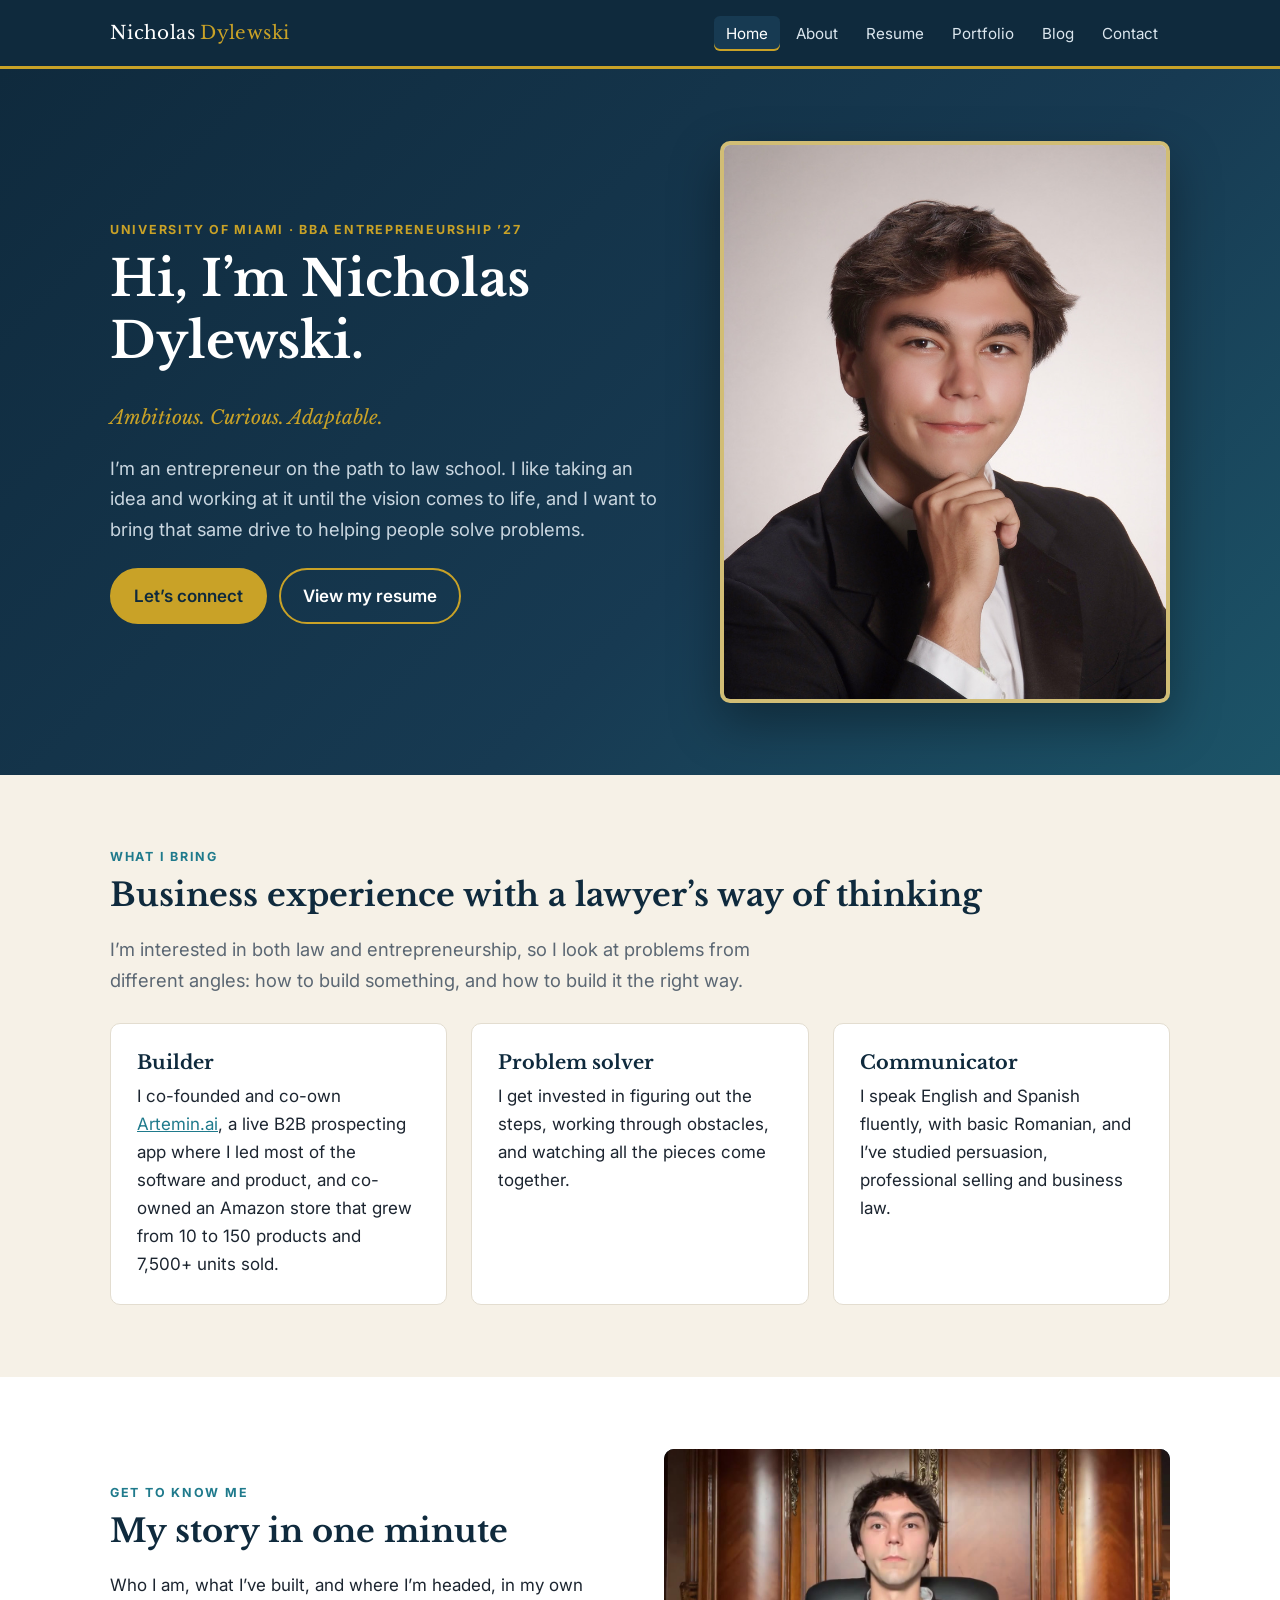
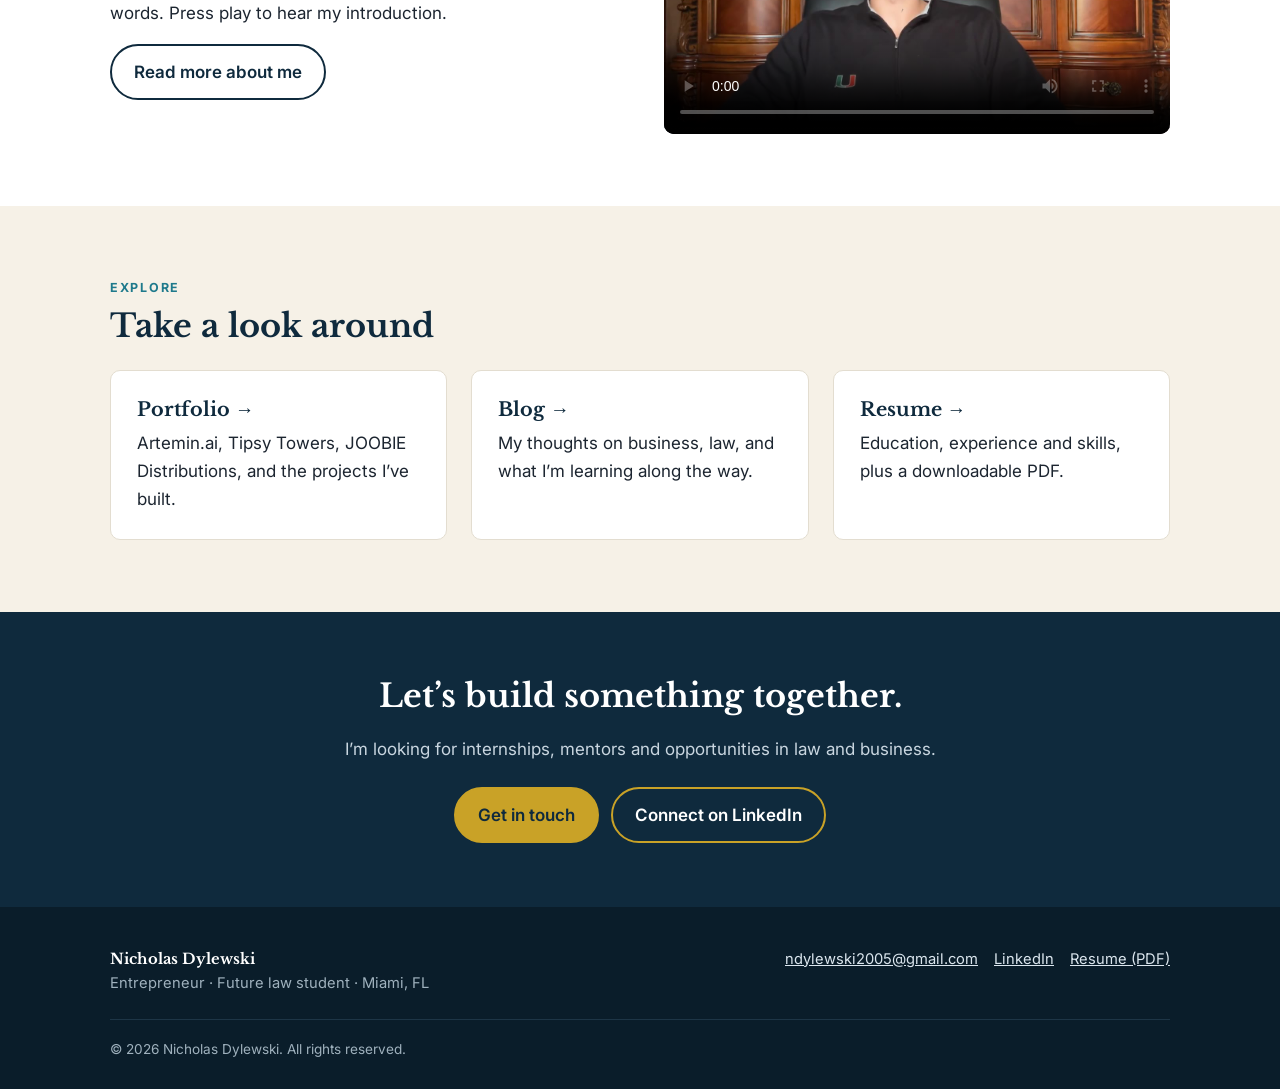
<file: index.html>
<!doctype html>
<html lang="en">
<head>
<meta charset="utf-8">
<meta name="viewport" content="width=device-width, initial-scale=1">
<title>Nicholas Dylewski | Entrepreneur & Future Law Student</title>
<meta name="description" content="Nicholas Dylewski is a University of Miami entrepreneurship student and business co-owner preparing for law school.">
<meta name="author" content="Nicholas Dylewski">
<link rel="preconnect" href="https://fonts.googleapis.com">
<link rel="preconnect" href="https://fonts.gstatic.com" crossorigin>
<link href="https://fonts.googleapis.com/css2?family=Inter:wght@400;600;700&family=Libre+Baskerville:ital,wght@0,400;0,700;1,400&display=swap" rel="stylesheet">
<link rel="stylesheet" href="css/style.css?v=8">
</head>
<body>
<header class="site-header">
  <div class="container nav-wrap">
    <a class="brand" href="index.html">Nicholas <span>Dylewski</span></a>
    <button class="nav-toggle" aria-label="Open menu" aria-expanded="false">&#9776; Menu</button>
    <ul class="nav-links">
<li><a href="index.html" aria-current="page">Home</a></li>
<li><a href="about.html">About</a></li>
<li><a href="resume.html">Resume</a></li>
<li><a href="portfolio.html">Portfolio</a></li>
<li><a href="blog.html">Blog</a></li>
<li><a href="contact.html">Contact</a></li>
    </ul>
  </div>
</header>
<main>

<section class="hero">
  <div class="container">
    <div>
      <span class="eyebrow">University of Miami &middot; BBA Entrepreneurship &rsquo;27</span>
      <h1>Hi, I&rsquo;m Nicholas Dylewski.</h1>
      <p class="tagline">Ambitious. Curious. Adaptable.</p>
      <p class="lead">I&rsquo;m an entrepreneur on the path to law school. I like taking an idea and working at it until the vision comes to life, and I want to bring that same drive to helping people solve problems.</p>
      <div class="btn-row">
        <a class="btn btn-primary" href="contact.html">Let&rsquo;s connect</a>
        <a class="btn btn-ghost" href="resume.html">View my resume</a>
      </div>
    </div>
    <figure><div class="photo portrait" data-file="nicholas-dylewski-headshot.jpg"><img src="images/nicholas-dylewski-headshot.jpg" alt="Nicholas Dylewski professional headshot" title="Nicholas Dylewski professional headshot"></div></figure>
  </div>
</section>

<section class="section">
  <div class="container">
    <span class="eyebrow">What I bring</span>
    <h2>Business experience with a lawyer&rsquo;s way of thinking</h2>
    <p class="lead">I&rsquo;m interested in both law and entrepreneurship, so I look at problems from different angles: how to build something, and how to build it the right way.</p>
    <div class="grid grid-3" style="margin-top:28px">
      <div class="card"><h3>Builder</h3><p>I co-founded and co-own <a href="portfolio.html">Artemin.ai</a>, a live B2B prospecting app where I led most of the software and product, and co-owned an Amazon store that grew from 10 to 150 products and 7,500+ units sold.</p></div>
      <div class="card"><h3>Problem solver</h3><p>I get invested in figuring out the steps, working through obstacles, and watching all the pieces come together.</p></div>
      <div class="card"><h3>Communicator</h3><p>I speak English and Spanish fluently, with basic Romanian, and I&rsquo;ve studied persuasion, professional selling and business law.</p></div>
    </div>
  </div>
</section>

<section class="section alt">
  <div class="container split">
    <div>
      <span class="eyebrow">Get to know me</span>
      <h2>My story in one minute</h2>
      <p>Who I am, what I&rsquo;ve built, and where I&rsquo;m headed, in my own words. Press play to hear my introduction.</p>
      <a class="btn btn-dark" href="about.html">Read more about me</a>
    </div>
    
<div class="video-frame">
  <video src="videos/nicholas-dylewski-introduction.mp4" poster="images/nicholas-dylewski-introduction.jpg" controls playsinline preload="metadata" aria-label="Nicholas Dylewski personal introduction video" title="Nicholas Dylewski personal introduction video"></video>
</div>
  </div>
</section>

<section class="section">
  <div class="container">
    <span class="eyebrow">Explore</span>
    <h2>Take a look around</h2>
    <div class="grid grid-3" style="margin-top:24px">
      <a class="card" href="portfolio.html" style="text-decoration:none;color:inherit"><h3>Portfolio &rarr;</h3><p>Artemin.ai, Tipsy Towers, JOOBIE Distributions, and the projects I&rsquo;ve built.</p></a>
      <a class="card" href="blog.html" style="text-decoration:none;color:inherit"><h3>Blog &rarr;</h3><p>My thoughts on business, law, and what I&rsquo;m learning along the way.</p></a>
      <a class="card" href="resume.html" style="text-decoration:none;color:inherit"><h3>Resume &rarr;</h3><p>Education, experience and skills, plus a downloadable PDF.</p></a>
    </div>
  </div>
</section>

<section class="cta-band">
  <div class="container">
    <h2>Let&rsquo;s build something together.</h2>
    <p>I&rsquo;m looking for internships, mentors and opportunities in law and business.</p>
    <div class="btn-row">
      <a class="btn btn-primary" href="contact.html">Get in touch</a>
      <a class="btn btn-ghost" href="https://www.linkedin.com/in/nicholasdylewski" target="_blank" rel="noopener">Connect on LinkedIn</a>
    </div>
  </div>
</section>

</main>
<footer class="site-footer">
  <div class="container">
    <div class="footer-grid">
      <div>
        <strong style="color:#fff;font-family:var(--serif)">Nicholas Dylewski</strong><br>
        Entrepreneur &middot; Future law student &middot; Miami, FL
      </div>
      <ul class="footer-links">
        <li><a href="mailto:ndylewski2005@gmail.com">ndylewski2005@gmail.com</a></li>
        <li><a href="https://www.linkedin.com/in/nicholasdylewski" target="_blank" rel="noopener">LinkedIn</a></li>
        <li><a href="files/Nicholas-Dylewski-Resume.pdf" target="_blank">Resume (PDF)</a></li>
      </ul>
    </div>
    <div class="copyright">&copy; <span id="year">2026</span> Nicholas Dylewski. All rights reserved.</div>
  </div>
</footer>
<script src="js/main.js?v=6" defer></script>
</body>
</html>
</file>
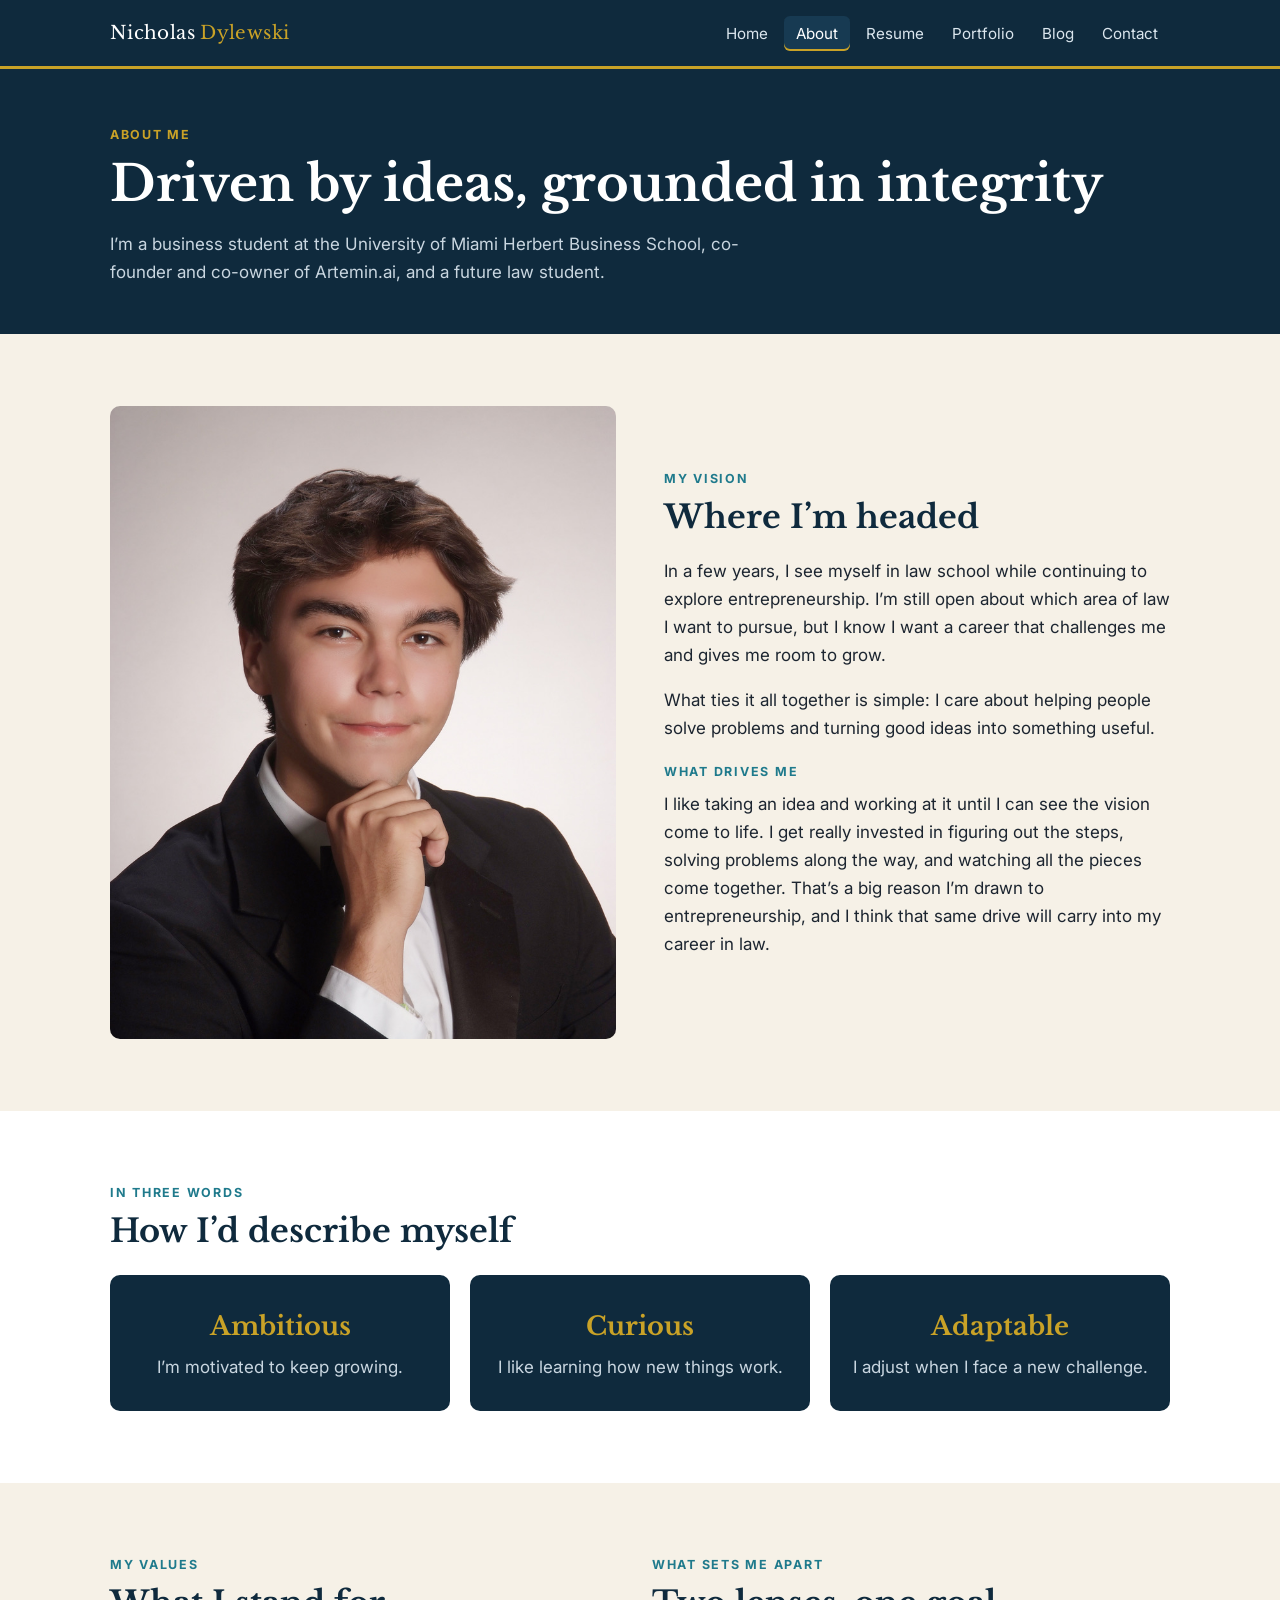
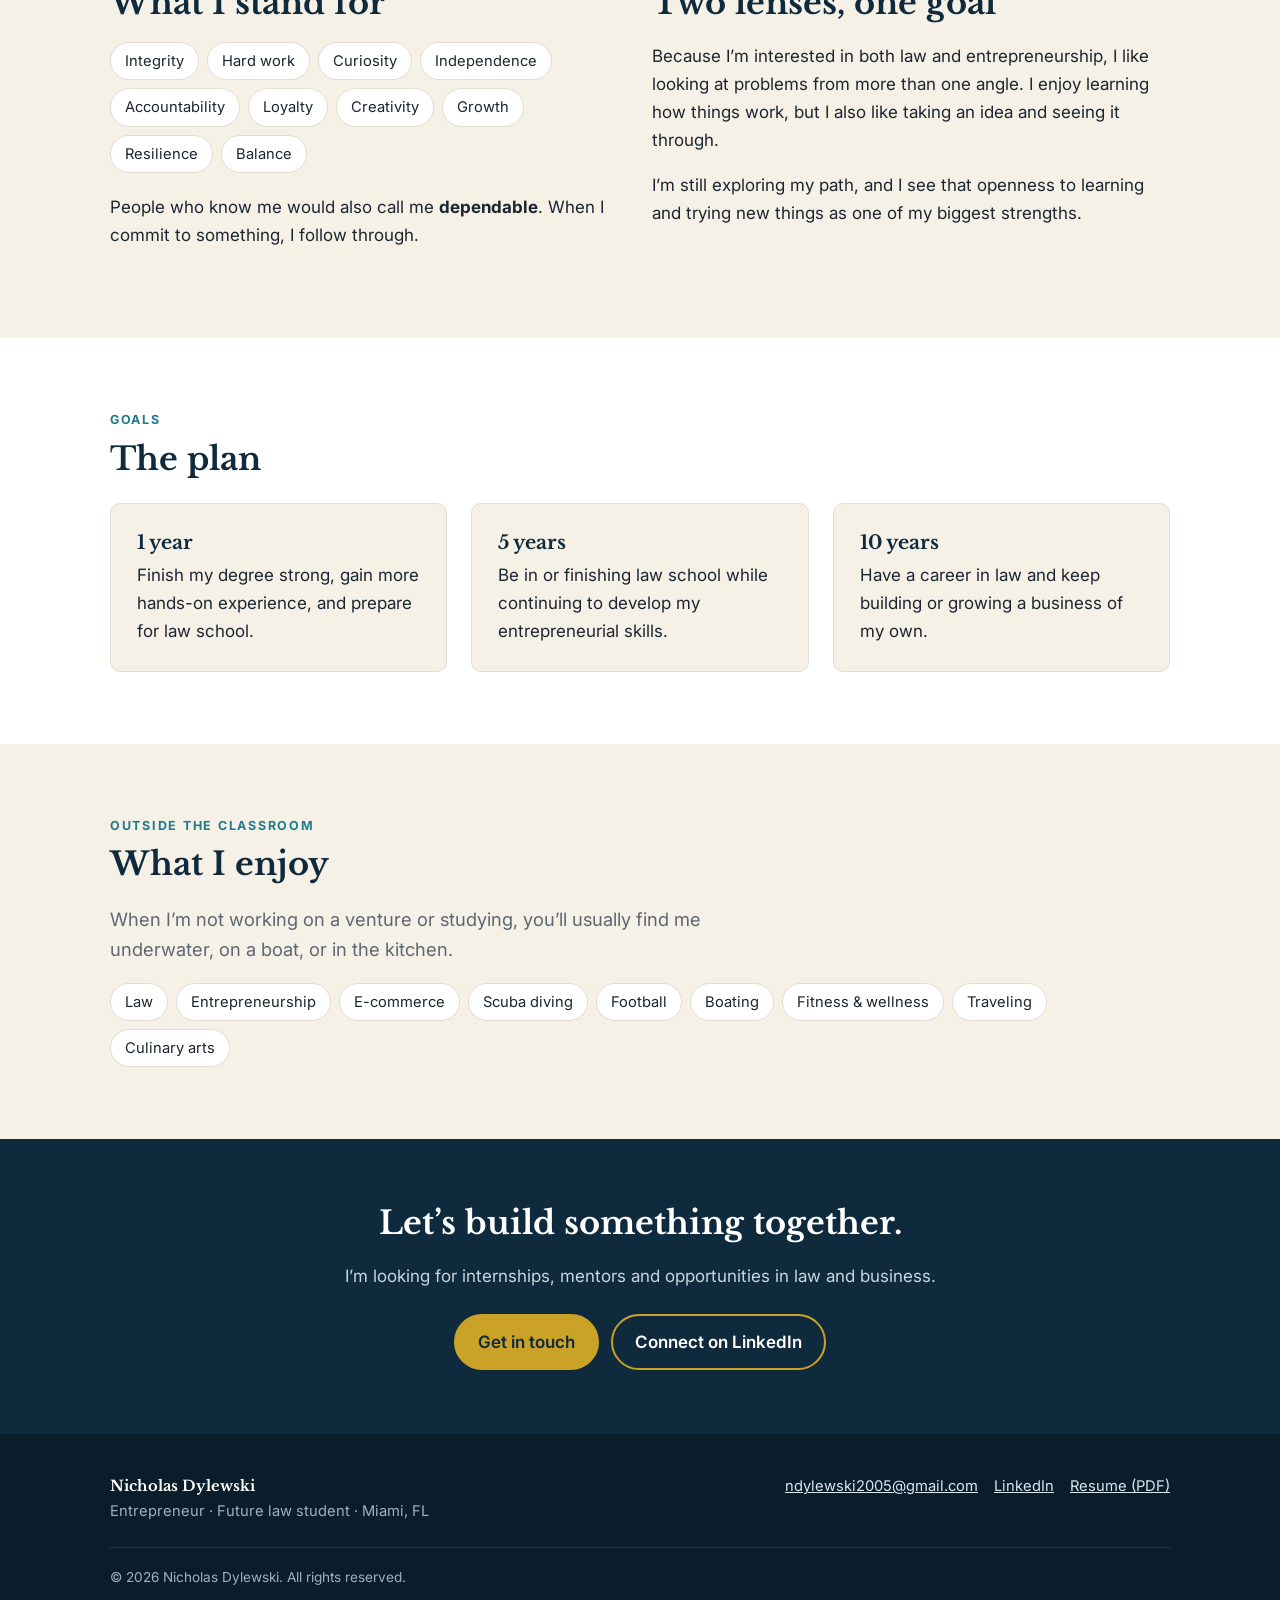
<file: about.html>
<!doctype html>
<html lang="en">
<head>
<meta charset="utf-8">
<meta name="viewport" content="width=device-width, initial-scale=1">
<title>About Nicholas Dylewski | Vision, Values & Goals</title>
<meta name="description" content="Learn about Nicholas Dylewski's vision, values, passions and goals in law and entrepreneurship.">
<meta name="author" content="Nicholas Dylewski">
<link rel="preconnect" href="https://fonts.googleapis.com">
<link rel="preconnect" href="https://fonts.gstatic.com" crossorigin>
<link href="https://fonts.googleapis.com/css2?family=Inter:wght@400;600;700&family=Libre+Baskerville:ital,wght@0,400;0,700;1,400&display=swap" rel="stylesheet">
<link rel="stylesheet" href="css/style.css?v=8">
</head>
<body>
<header class="site-header">
  <div class="container nav-wrap">
    <a class="brand" href="index.html">Nicholas <span>Dylewski</span></a>
    <button class="nav-toggle" aria-label="Open menu" aria-expanded="false">&#9776; Menu</button>
    <ul class="nav-links">
<li><a href="index.html">Home</a></li>
<li><a href="about.html" aria-current="page">About</a></li>
<li><a href="resume.html">Resume</a></li>
<li><a href="portfolio.html">Portfolio</a></li>
<li><a href="blog.html">Blog</a></li>
<li><a href="contact.html">Contact</a></li>
    </ul>
  </div>
</header>
<main>

<section class="page-hero">
  <div class="container">
    <span class="eyebrow">About me</span>
    <h1>Driven by ideas, grounded in integrity</h1>
    <p>I&rsquo;m a business student at the University of Miami Herbert Business School, co-founder and co-owner of Artemin.ai, and a future law student.</p>
  </div>
</section>

<section class="section">
  <div class="container split">
    <figure><div class="photo portrait" data-file="nicholas-dylewski-headshot.jpg"><img src="images/nicholas-dylewski-headshot.jpg" alt="Portrait of Nicholas Dylewski" title="Portrait of Nicholas Dylewski"></div></figure>
    <div>
      <span class="eyebrow">My vision</span>
      <h2>Where I&rsquo;m headed</h2>
      <p>In a few years, I see myself in law school while continuing to explore entrepreneurship. I&rsquo;m still open about which area of law I want to pursue, but I know I want a career that challenges me and gives me room to grow.</p>
      <p>What ties it all together is simple: I care about helping people solve problems and turning good ideas into something useful.</p>
      <span class="eyebrow" style="margin-top:1.6em">What drives me</span>
      <p>I like taking an idea and working at it until I can see the vision come to life. I get really invested in figuring out the steps, solving problems along the way, and watching all the pieces come together. That&rsquo;s a big reason I&rsquo;m drawn to entrepreneurship, and I think that same drive will carry into my career in law.</p>
    </div>
  </div>
</section>

<section class="section alt">
  <div class="container">
    <span class="eyebrow">In three words</span>
    <h2>How I&rsquo;d describe myself</h2>
    <div class="three-words" style="margin-top:24px">
      <div class="word"><strong>Ambitious</strong>I&rsquo;m motivated to keep growing.</div>
      <div class="word"><strong>Curious</strong>I like learning how new things work.</div>
      <div class="word"><strong>Adaptable</strong>I adjust when I face a new challenge.</div>
    </div>
  </div>
</section>

<section class="section">
  <div class="container grid grid-2">
    <div>
      <span class="eyebrow">My values</span>
      <h2>What I stand for</h2>
      <ul class="pill-list">
        <li>Integrity</li><li>Hard work</li><li>Curiosity</li><li>Independence</li><li>Accountability</li>
        <li>Loyalty</li><li>Creativity</li><li>Growth</li><li>Resilience</li><li>Balance</li>
      </ul>
      <p style="margin-top:1.2em">People who know me would also call me <strong>dependable</strong>. When I commit to something, I follow through.</p>
    </div>
    <div>
      <span class="eyebrow">What sets me apart</span>
      <h2>Two lenses, one goal</h2>
      <p>Because I&rsquo;m interested in both law and entrepreneurship, I like looking at problems from more than one angle. I enjoy learning how things work, but I also like taking an idea and seeing it through.</p>
      <p>I&rsquo;m still exploring my path, and I see that openness to learning and trying new things as one of my biggest strengths.</p>
    </div>
  </div>
</section>

<section class="section alt">
  <div class="container">
    <span class="eyebrow">Goals</span>
    <h2>The plan</h2>
    <div class="grid grid-3" style="margin-top:24px">
      <div class="card"><h3>1 year</h3><p>Finish my degree strong, gain more hands-on experience, and prepare for law school.</p></div>
      <div class="card"><h3>5 years</h3><p>Be in or finishing law school while continuing to develop my entrepreneurial skills.</p></div>
      <div class="card"><h3>10 years</h3><p>Have a career in law and keep building or growing a business of my own.</p></div>
    </div>
  </div>
</section>

<section class="section">
  <div class="container">
    <span class="eyebrow">Outside the classroom</span>
    <h2>What I enjoy</h2>
    <p class="lead">When I&rsquo;m not working on a venture or studying, you&rsquo;ll usually find me underwater, on a boat, or in the kitchen.</p>
    <ul class="pill-list" style="margin-top:8px">
      <li>Law</li><li>Entrepreneurship</li><li>E-commerce</li><li>Scuba diving</li><li>Football</li>
      <li>Boating</li><li>Fitness &amp; wellness</li><li>Traveling</li><li>Culinary arts</li>
    </ul>
  </div>
</section>

<section class="cta-band">
  <div class="container">
    <h2>Let&rsquo;s build something together.</h2>
    <p>I&rsquo;m looking for internships, mentors and opportunities in law and business.</p>
    <div class="btn-row">
      <a class="btn btn-primary" href="contact.html">Get in touch</a>
      <a class="btn btn-ghost" href="https://www.linkedin.com/in/nicholasdylewski" target="_blank" rel="noopener">Connect on LinkedIn</a>
    </div>
  </div>
</section>

</main>
<footer class="site-footer">
  <div class="container">
    <div class="footer-grid">
      <div>
        <strong style="color:#fff;font-family:var(--serif)">Nicholas Dylewski</strong><br>
        Entrepreneur &middot; Future law student &middot; Miami, FL
      </div>
      <ul class="footer-links">
        <li><a href="mailto:ndylewski2005@gmail.com">ndylewski2005@gmail.com</a></li>
        <li><a href="https://www.linkedin.com/in/nicholasdylewski" target="_blank" rel="noopener">LinkedIn</a></li>
        <li><a href="files/Nicholas-Dylewski-Resume.pdf" target="_blank">Resume (PDF)</a></li>
      </ul>
    </div>
    <div class="copyright">&copy; <span id="year">2026</span> Nicholas Dylewski. All rights reserved.</div>
  </div>
</footer>
<script src="js/main.js?v=6" defer></script>
</body>
</html>
</file>
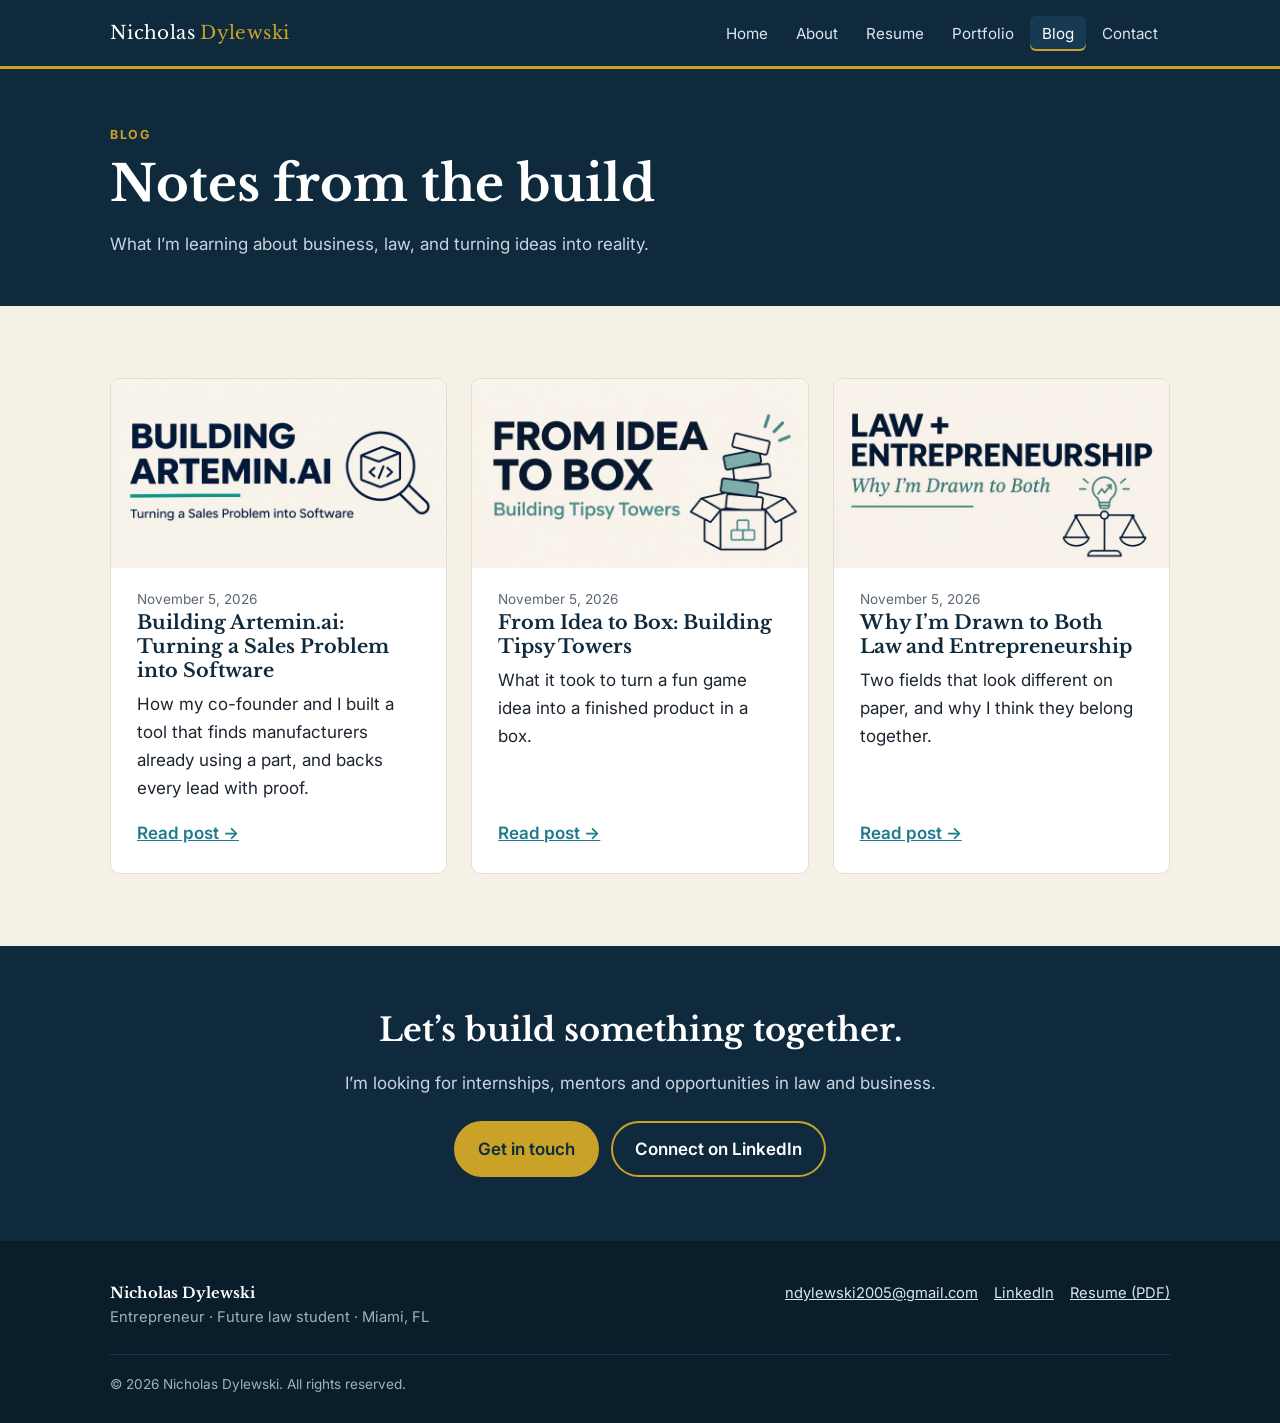
<file: blog.html>
<!doctype html>
<html lang="en">
<head>
<meta charset="utf-8">
<meta name="viewport" content="width=device-width, initial-scale=1">
<title>Blog | Nicholas Dylewski</title>
<meta name="description" content="Nicholas Dylewski writes about entrepreneurship, law, and lessons learned building businesses.">
<meta name="author" content="Nicholas Dylewski">
<link rel="preconnect" href="https://fonts.googleapis.com">
<link rel="preconnect" href="https://fonts.gstatic.com" crossorigin>
<link href="https://fonts.googleapis.com/css2?family=Inter:wght@400;600;700&family=Libre+Baskerville:ital,wght@0,400;0,700;1,400&display=swap" rel="stylesheet">
<link rel="stylesheet" href="css/style.css?v=8">
</head>
<body>
<header class="site-header">
  <div class="container nav-wrap">
    <a class="brand" href="index.html">Nicholas <span>Dylewski</span></a>
    <button class="nav-toggle" aria-label="Open menu" aria-expanded="false">&#9776; Menu</button>
    <ul class="nav-links">
<li><a href="index.html">Home</a></li>
<li><a href="about.html">About</a></li>
<li><a href="resume.html">Resume</a></li>
<li><a href="portfolio.html">Portfolio</a></li>
<li><a href="blog.html" aria-current="page">Blog</a></li>
<li><a href="contact.html">Contact</a></li>
    </ul>
  </div>
</header>
<main>

<section class="page-hero">
  <div class="container">
    <span class="eyebrow">Blog</span>
    <h1>Notes from the build</h1>
    <p>What I&rsquo;m learning about business, law, and turning ideas into reality.</p>
  </div>
</section>
<section class="section">
  <div class="container grid grid-3">
      <article class="card post-card">
        <figure><div class="photo cover" data-file="blog-building-artemin-cover.jpg"><img src="images/blog-building-artemin-cover.jpg" alt="Building Artemin.ai: Turning a Sales Problem into Software blog cover" title="Building Artemin.ai: Turning a Sales Problem into Software blog cover"></div></figure>
        <span class="date">November 5, 2026</span>
        <h3>Building Artemin.ai: Turning a Sales Problem into Software</h3>
        <p>How my co-founder and I built a tool that finds manufacturers already using a part, and backs every lead with proof.</p>
        <a class="more" href="blog/building-artemin.html">Read post &rarr;</a>
      </article>

      <article class="card post-card">
        <figure><div class="photo cover" data-file="blog-building-tipsy-towers-cover.jpg"><img src="images/blog-building-tipsy-towers-cover.jpg" alt="From Idea to Box: Building Tipsy Towers blog cover" title="From Idea to Box: Building Tipsy Towers blog cover"></div></figure>
        <span class="date">November 5, 2026</span>
        <h3>From Idea to Box: Building Tipsy Towers</h3>
        <p>What it took to turn a fun game idea into a finished product in a box.</p>
        <a class="more" href="blog/building-tipsy-towers.html">Read post &rarr;</a>
      </article>

      <article class="card post-card">
        <figure><div class="photo cover" data-file="blog-law-and-entrepreneurship-cover.jpg"><img src="images/blog-law-and-entrepreneurship-cover.jpg" alt="Law and Entrepreneurship: Why I&rsquo;m Drawn to Both blog cover" title="Law and Entrepreneurship: Why I&rsquo;m Drawn to Both blog cover"></div></figure>
        <span class="date">November 5, 2026</span>
        <h3>Why I&rsquo;m Drawn to Both Law and Entrepreneurship</h3>
        <p>Two fields that look different on paper, and why I think they belong together.</p>
        <a class="more" href="blog/law-and-entrepreneurship.html">Read post &rarr;</a>
      </article>
  </div>
</section>

<section class="cta-band">
  <div class="container">
    <h2>Let&rsquo;s build something together.</h2>
    <p>I&rsquo;m looking for internships, mentors and opportunities in law and business.</p>
    <div class="btn-row">
      <a class="btn btn-primary" href="contact.html">Get in touch</a>
      <a class="btn btn-ghost" href="https://www.linkedin.com/in/nicholasdylewski" target="_blank" rel="noopener">Connect on LinkedIn</a>
    </div>
  </div>
</section>

</main>
<footer class="site-footer">
  <div class="container">
    <div class="footer-grid">
      <div>
        <strong style="color:#fff;font-family:var(--serif)">Nicholas Dylewski</strong><br>
        Entrepreneur &middot; Future law student &middot; Miami, FL
      </div>
      <ul class="footer-links">
        <li><a href="mailto:ndylewski2005@gmail.com">ndylewski2005@gmail.com</a></li>
        <li><a href="https://www.linkedin.com/in/nicholasdylewski" target="_blank" rel="noopener">LinkedIn</a></li>
        <li><a href="files/Nicholas-Dylewski-Resume.pdf" target="_blank">Resume (PDF)</a></li>
      </ul>
    </div>
    <div class="copyright">&copy; <span id="year">2026</span> Nicholas Dylewski. All rights reserved.</div>
  </div>
</footer>
<script src="js/main.js?v=6" defer></script>
</body>
</html>
</file>
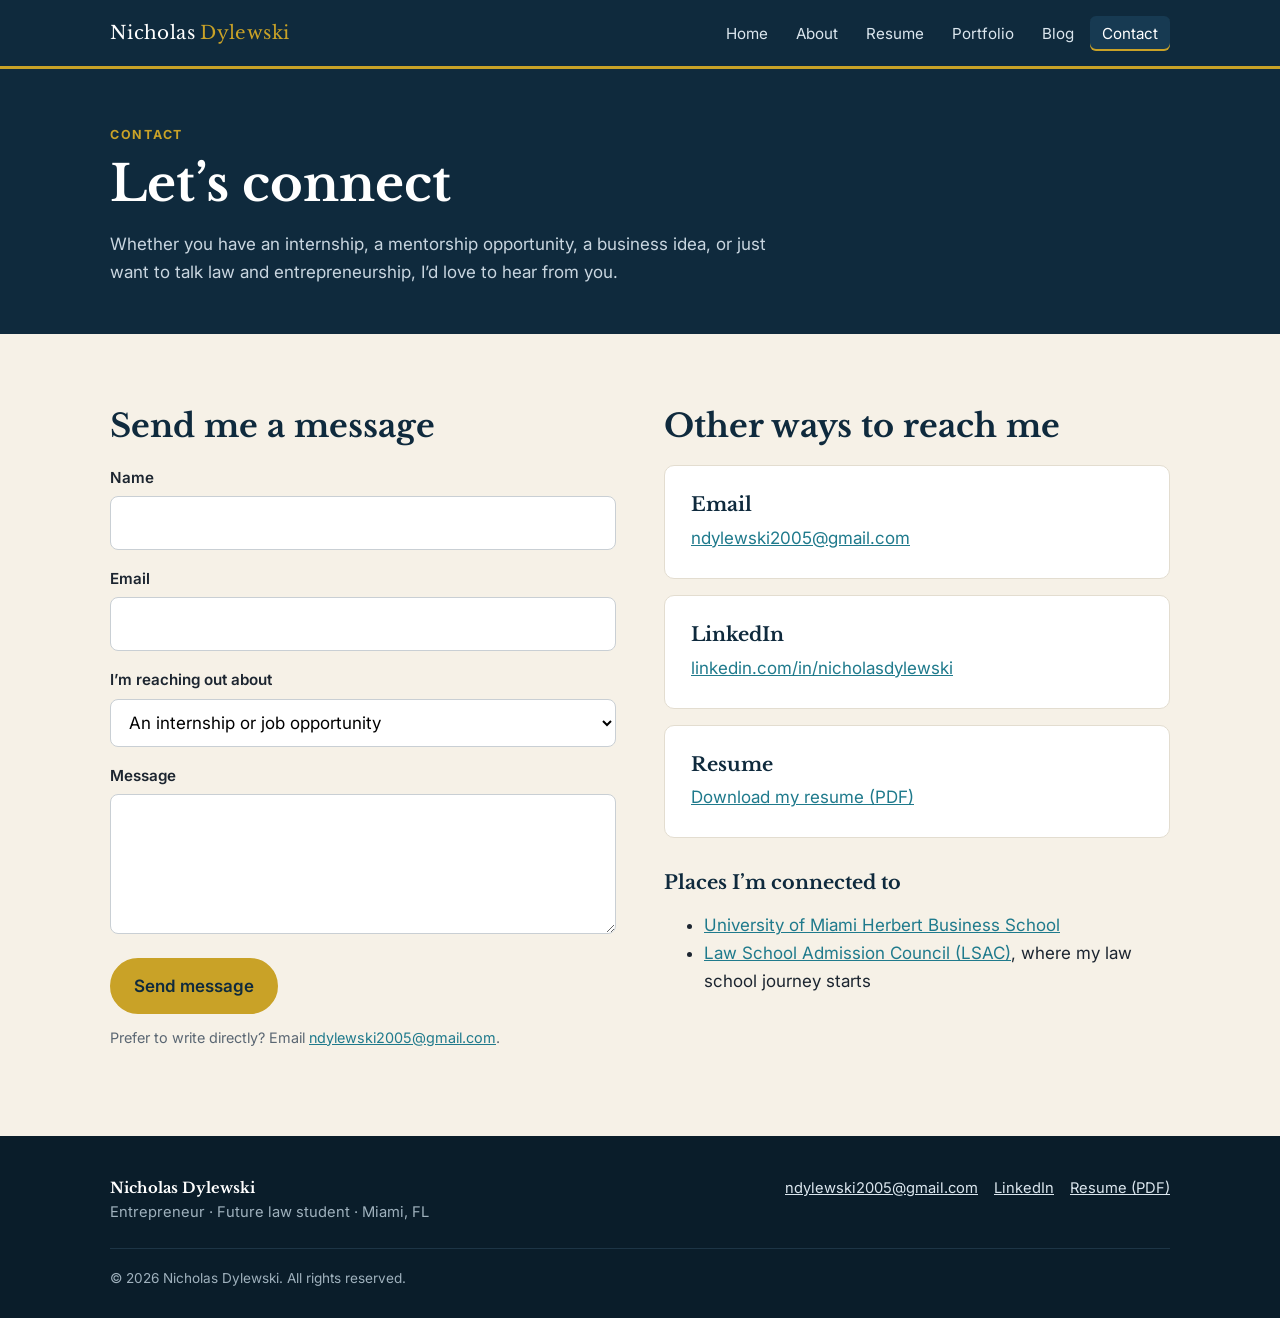
<file: contact.html>
<!doctype html>
<html lang="en">
<head>
<meta charset="utf-8">
<meta name="viewport" content="width=device-width, initial-scale=1">
<title>Contact Nicholas Dylewski</title>
<meta name="description" content="Contact Nicholas Dylewski about internships, mentorship, business opportunities or collaboration.">
<meta name="author" content="Nicholas Dylewski">
<link rel="preconnect" href="https://fonts.googleapis.com">
<link rel="preconnect" href="https://fonts.gstatic.com" crossorigin>
<link href="https://fonts.googleapis.com/css2?family=Inter:wght@400;600;700&family=Libre+Baskerville:ital,wght@0,400;0,700;1,400&display=swap" rel="stylesheet">
<link rel="stylesheet" href="css/style.css?v=8">
</head>
<body>
<header class="site-header">
  <div class="container nav-wrap">
    <a class="brand" href="index.html">Nicholas <span>Dylewski</span></a>
    <button class="nav-toggle" aria-label="Open menu" aria-expanded="false">&#9776; Menu</button>
    <ul class="nav-links">
<li><a href="index.html">Home</a></li>
<li><a href="about.html">About</a></li>
<li><a href="resume.html">Resume</a></li>
<li><a href="portfolio.html">Portfolio</a></li>
<li><a href="blog.html">Blog</a></li>
<li><a href="contact.html" aria-current="page">Contact</a></li>
    </ul>
  </div>
</header>
<main>

<section class="page-hero">
  <div class="container">
    <span class="eyebrow">Contact</span>
    <h1>Let&rsquo;s connect</h1>
    <p>Whether you have an internship, a mentorship opportunity, a business idea, or just want to talk law and entrepreneurship, I&rsquo;d love to hear from you.</p>
  </div>
</section>
<section class="section">
  <div class="container grid grid-2" style="gap:48px">
    <div>
      <h2>Send me a message</h2>
      <!-- FORM: opens the visitor's email app with the message addressed to the email below (no outside service needed). -->
      <form id="contact-form" action="https://api.web3forms.com/submit" method="POST" data-email="ndylewski2005@gmail.com" data-key="4ca8000e-0b85-4483-968e-e91e03096978">
        <input type="hidden" name="access_key" value="4ca8000e-0b85-4483-968e-e91e03096978">
        <input type="hidden" name="subject" value="New message from nicholasdylewski.com">
        <input type="hidden" name="from_name" value="nicholasdylewski.com">
        <div class="field"><label for="name">Name</label><input id="name" name="name" required></div>
        <div class="field"><label for="email">Email</label><input id="email" type="email" name="email" required></div>
        <div class="field"><label for="reason">I&rsquo;m reaching out about</label>
          <select id="reason" name="reason">
            <option>An internship or job opportunity</option>
            <option>Mentorship</option>
            <option>A business idea or collaboration</option>
            <option>Artemin.ai</option>
            <option>Something else</option>
          </select></div>
        <div class="field"><label for="message">Message</label><textarea id="message" name="message" required></textarea></div>
        <button class="btn btn-primary" type="submit">Send message</button>
        <div id="form-status" class="send-options" hidden></div>
        <p class="form-note" style="font-size:.9rem;color:var(--muted);margin-top:12px">Prefer to write directly? Email <a href="mailto:ndylewski2005@gmail.com">ndylewski2005@gmail.com</a>.</p>
      </form>
    </div>
    <div>
      <h2>Other ways to reach me</h2>
      <div class="card" style="margin-bottom:16px"><h3>Email</h3><p><a href="mailto:ndylewski2005@gmail.com">ndylewski2005@gmail.com</a></p></div>
      <div class="card" style="margin-bottom:16px"><h3>LinkedIn</h3><p><a href="https://www.linkedin.com/in/nicholasdylewski" target="_blank" rel="noopener">linkedin.com/in/nicholasdylewski</a></p></div>
      <div class="card"><h3>Resume</h3><p><a href="files/Nicholas-Dylewski-Resume.pdf" target="_blank">Download my resume (PDF)</a></p></div>
      <h3 style="margin-top:32px">Places I&rsquo;m connected to</h3>
      <ul>
        <li><a href="https://www.herbert.miami.edu/" target="_blank" rel="noopener">University of Miami Herbert Business School</a></li>
        <li><a href="https://www.lsac.org/" target="_blank" rel="noopener">Law School Admission Council (LSAC)</a>, where my law school journey starts</li>
      </ul>
    </div>
  </div>
</section>

</main>
<footer class="site-footer">
  <div class="container">
    <div class="footer-grid">
      <div>
        <strong style="color:#fff;font-family:var(--serif)">Nicholas Dylewski</strong><br>
        Entrepreneur &middot; Future law student &middot; Miami, FL
      </div>
      <ul class="footer-links">
        <li><a href="mailto:ndylewski2005@gmail.com">ndylewski2005@gmail.com</a></li>
        <li><a href="https://www.linkedin.com/in/nicholasdylewski" target="_blank" rel="noopener">LinkedIn</a></li>
        <li><a href="files/Nicholas-Dylewski-Resume.pdf" target="_blank">Resume (PDF)</a></li>
      </ul>
    </div>
    <div class="copyright">&copy; <span id="year">2026</span> Nicholas Dylewski. All rights reserved.</div>
  </div>
</footer>
<script src="js/main.js?v=6" defer></script>
</body>
</html>
</file>
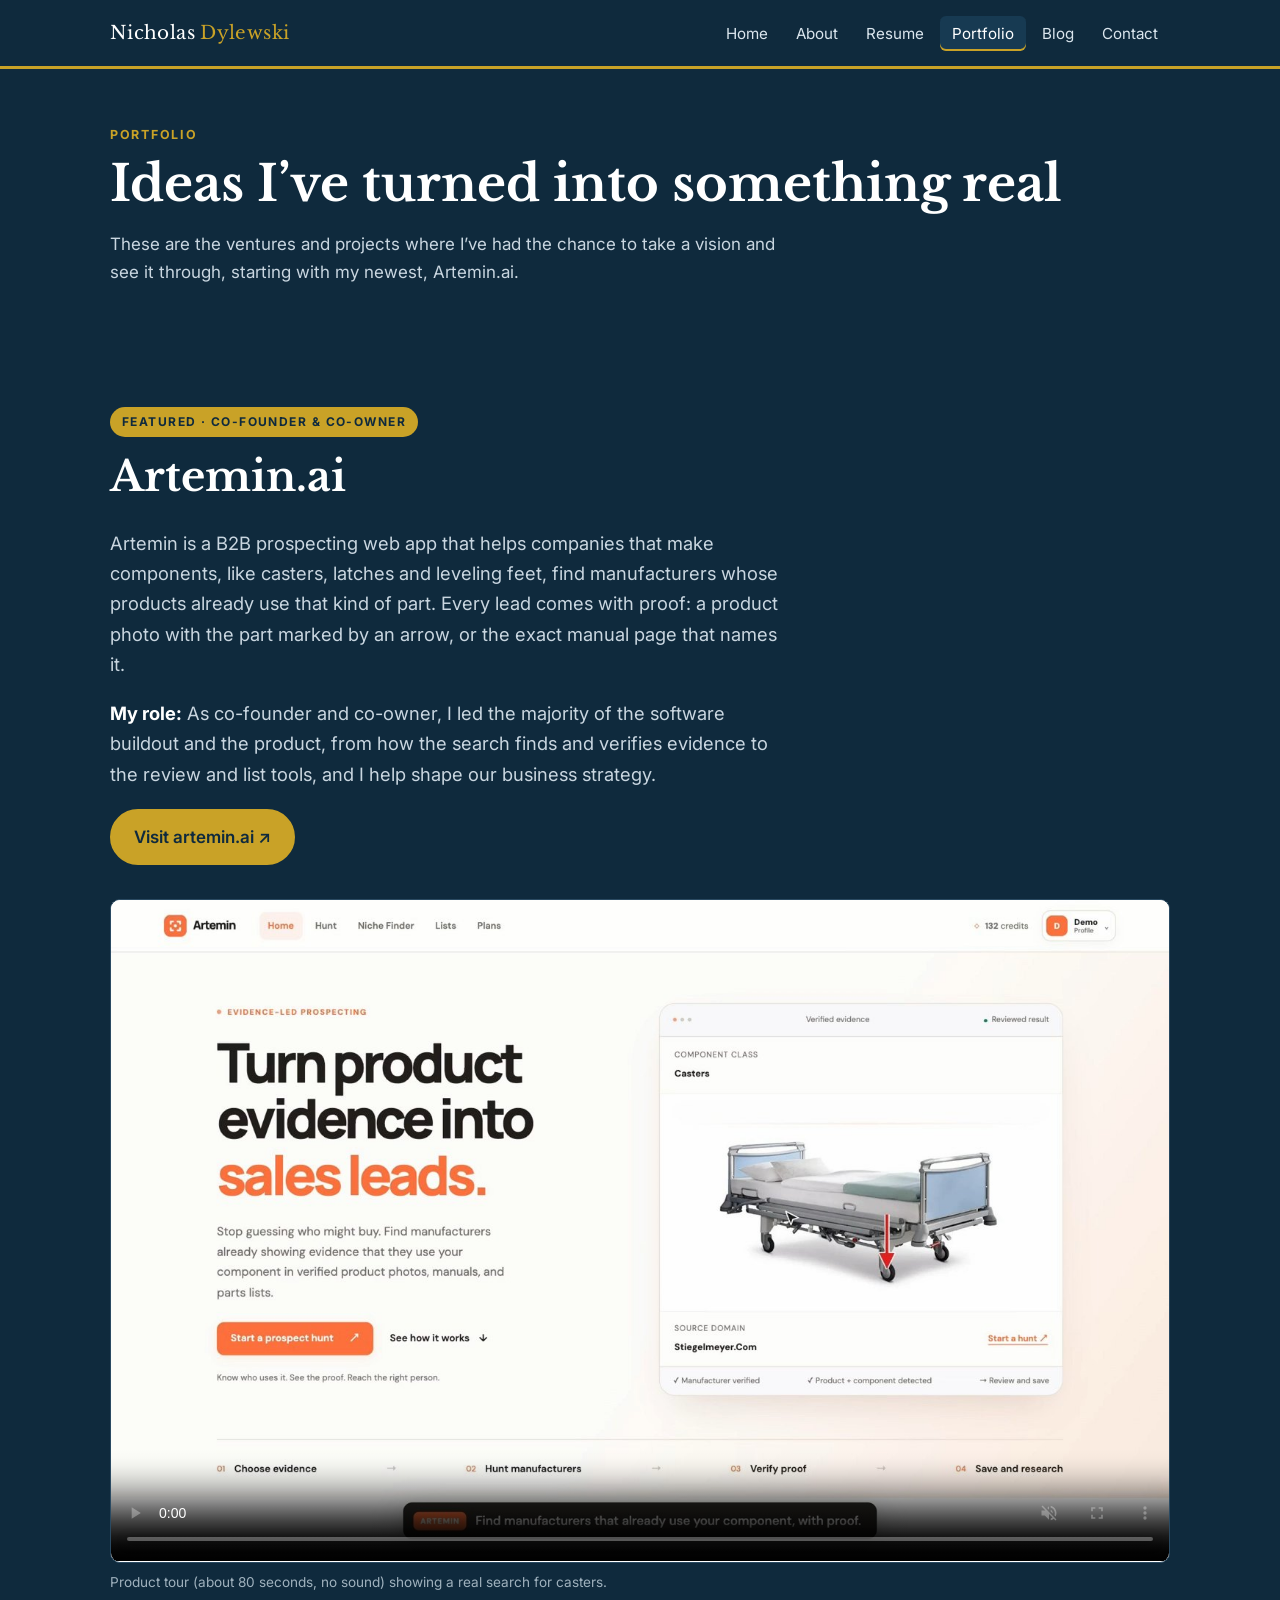
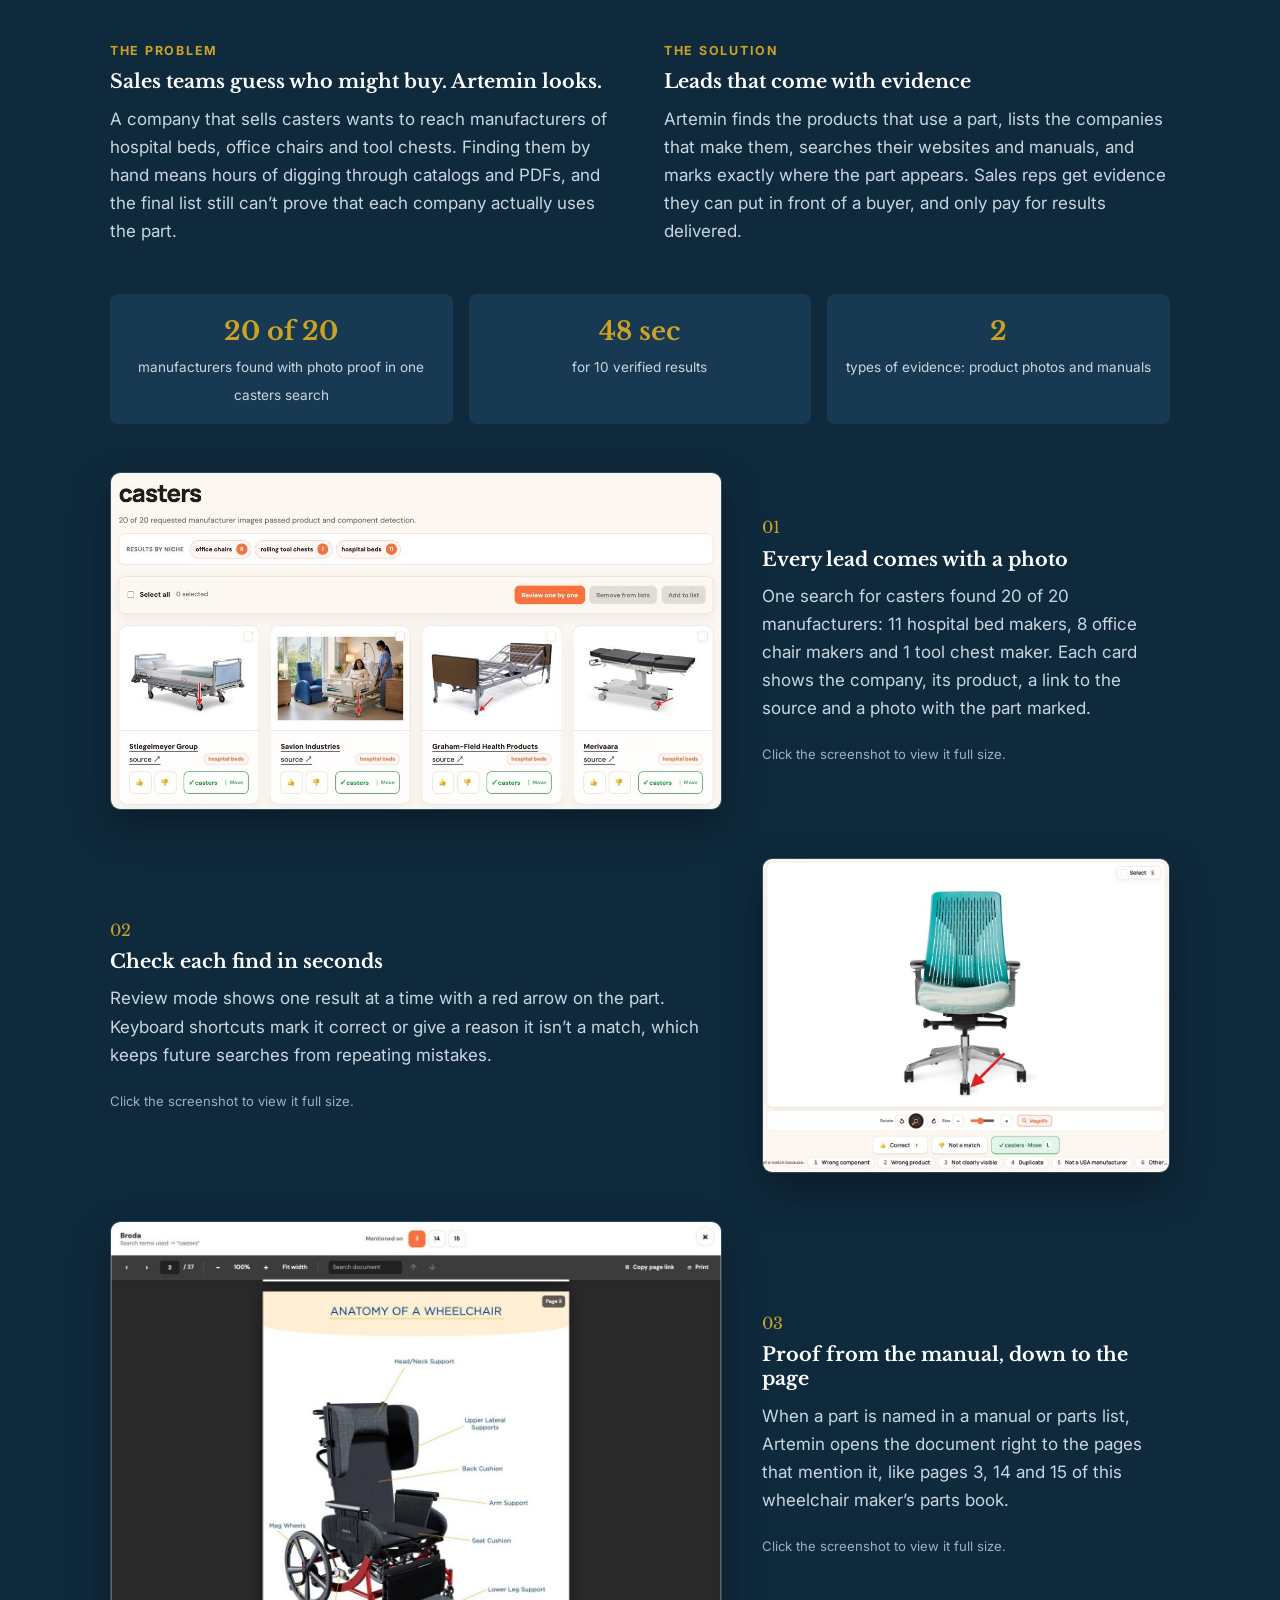
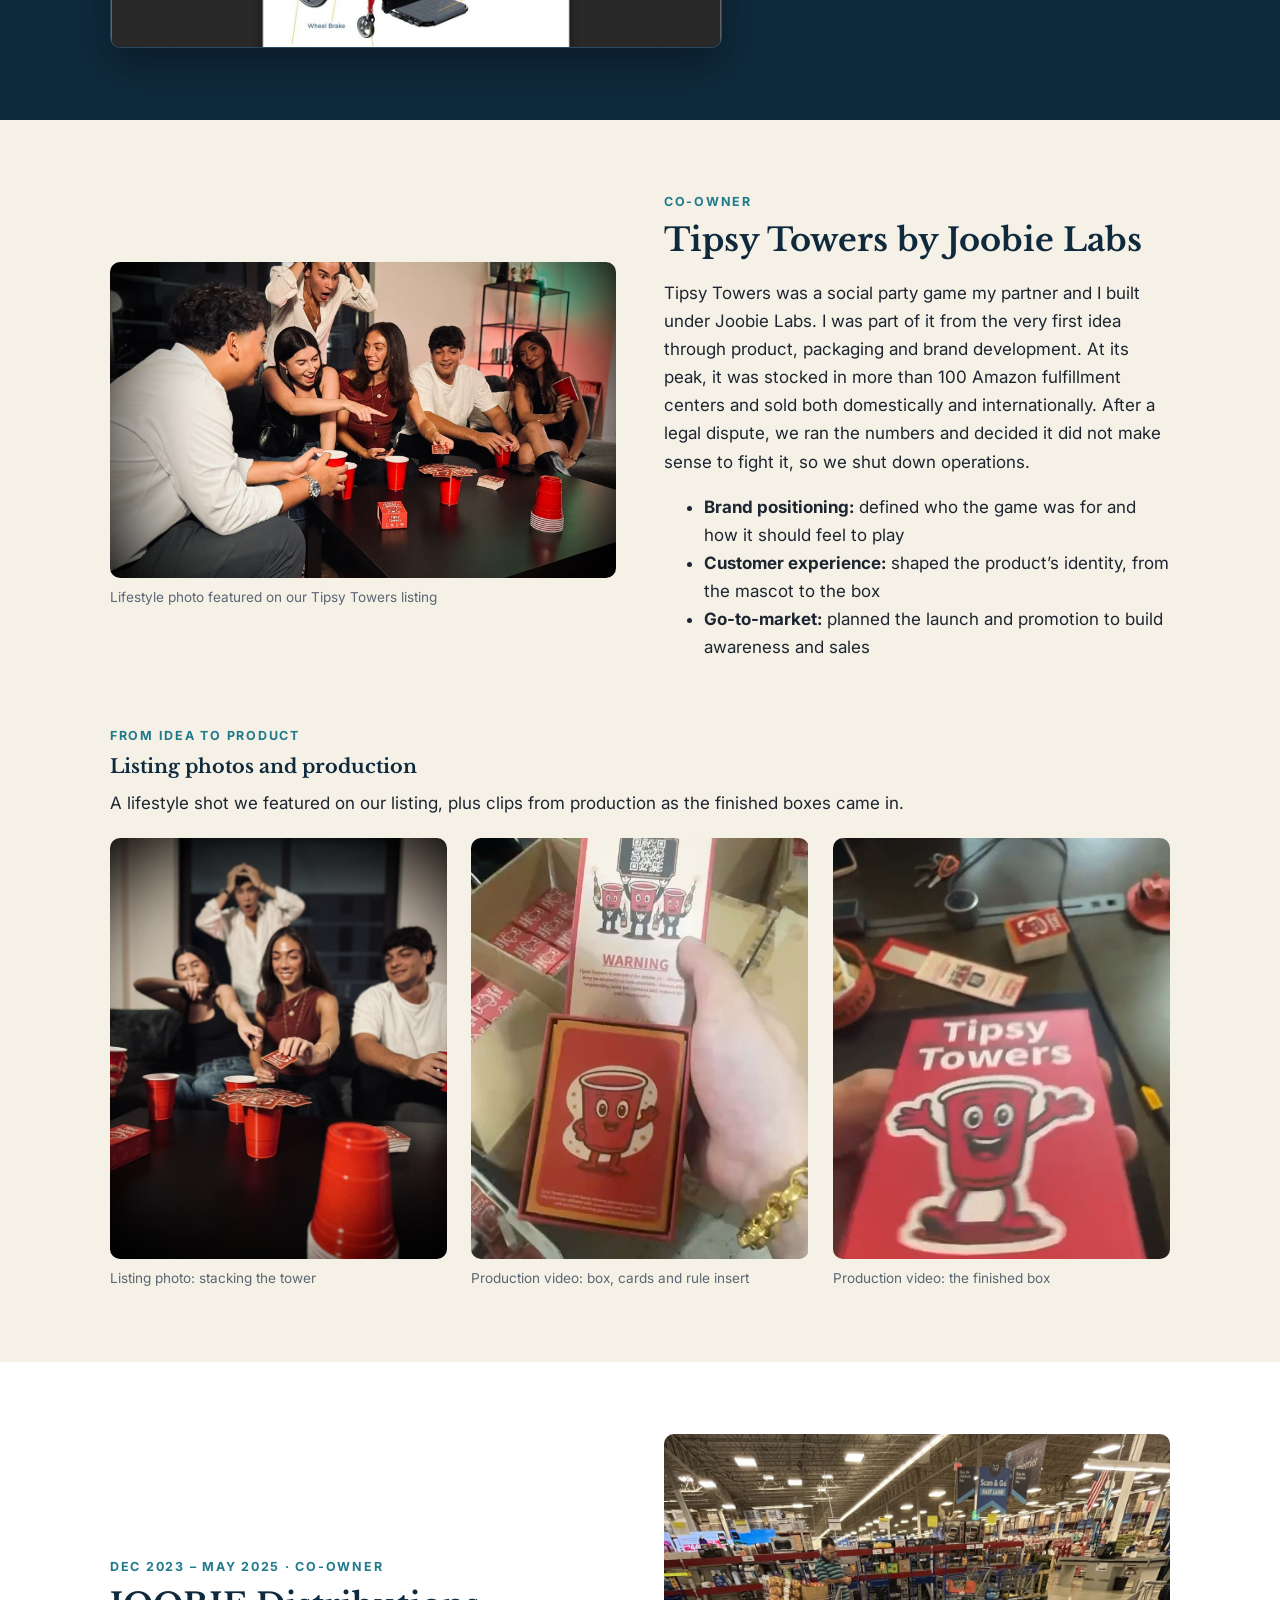
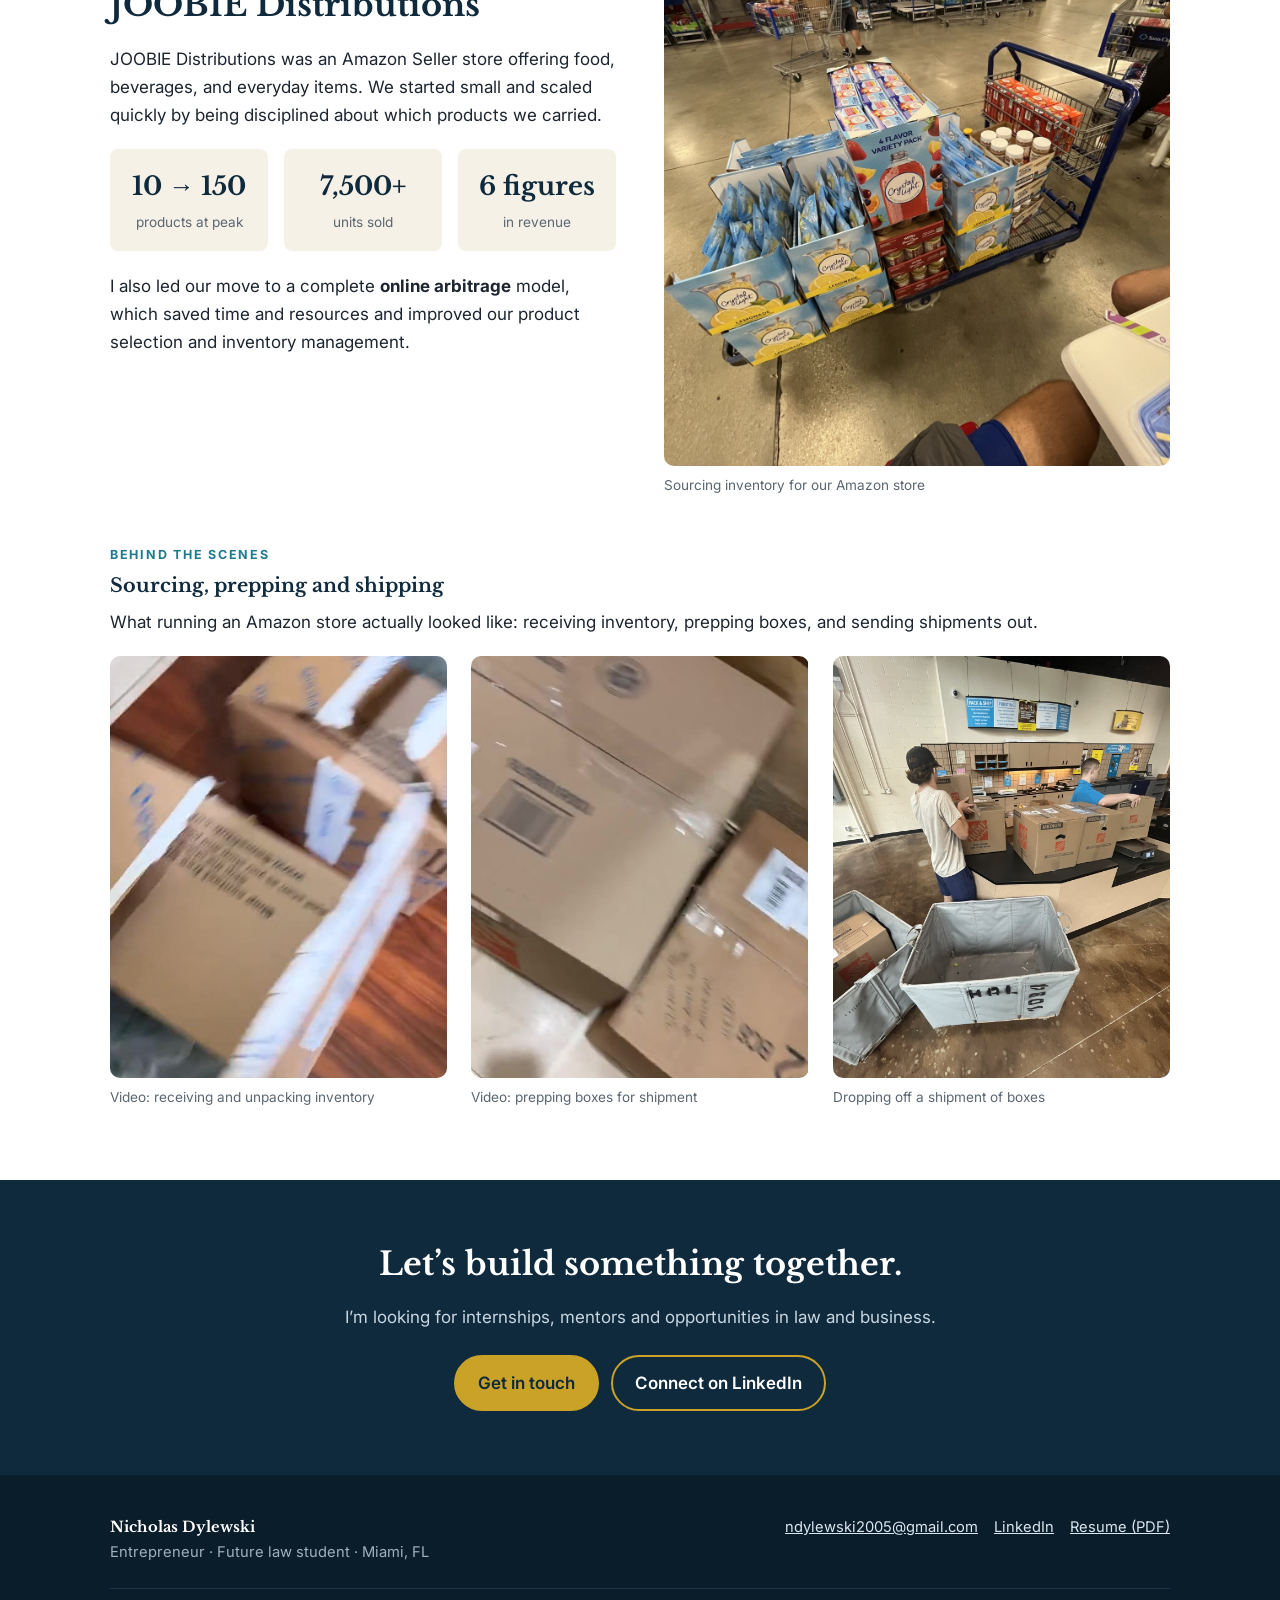
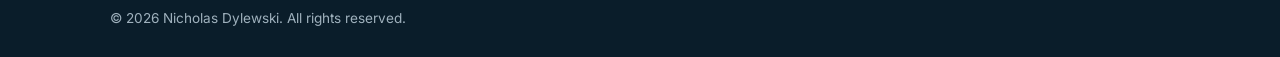
<file: portfolio.html>
<!doctype html>
<html lang="en">
<head>
<meta charset="utf-8">
<meta name="viewport" content="width=device-width, initial-scale=1">
<title>Portfolio | Nicholas Dylewski</title>
<meta name="description" content="Ventures and projects by Nicholas Dylewski, including Tipsy Towers by Joobie Labs and JOOBIE Distributions.">
<meta name="author" content="Nicholas Dylewski">
<link rel="preconnect" href="https://fonts.googleapis.com">
<link rel="preconnect" href="https://fonts.gstatic.com" crossorigin>
<link href="https://fonts.googleapis.com/css2?family=Inter:wght@400;600;700&family=Libre+Baskerville:ital,wght@0,400;0,700;1,400&display=swap" rel="stylesheet">
<link rel="stylesheet" href="css/style.css?v=8">
</head>
<body>
<header class="site-header">
  <div class="container nav-wrap">
    <a class="brand" href="index.html">Nicholas <span>Dylewski</span></a>
    <button class="nav-toggle" aria-label="Open menu" aria-expanded="false">&#9776; Menu</button>
    <ul class="nav-links">
<li><a href="index.html">Home</a></li>
<li><a href="about.html">About</a></li>
<li><a href="resume.html">Resume</a></li>
<li><a href="portfolio.html" aria-current="page">Portfolio</a></li>
<li><a href="blog.html">Blog</a></li>
<li><a href="contact.html">Contact</a></li>
    </ul>
  </div>
</header>
<main>

<section class="page-hero">
  <div class="container">
    <span class="eyebrow">Portfolio</span>
    <h1>Ideas I&rsquo;ve turned into something real</h1>
    <p>These are the ventures and projects where I&rsquo;ve had the chance to take a vision and see it through, starting with my newest, Artemin.ai.</p>
  </div>
</section>

<section class="section featured">
  <div class="container">
    <span class="featured-badge">Featured &middot; Co-Founder &amp; Co-Owner</span>
    <h2 style="font-size:clamp(1.8rem,4vw,2.6rem)">Artemin.ai</h2>
    <p class="lead">Artemin is a B2B prospecting web app that helps companies that make components, like casters, latches and leveling feet, find manufacturers whose products already use that kind of part. Every lead comes with proof: a product photo with the part marked by an arrow, or the exact manual page that names it.</p>
    <p class="lead"><strong style="color:#fff">My role:</strong> As co-founder and co-owner, I led the majority of the software buildout and the product, from how the search finds and verifies evidence to the review and list tools, and I help shape our business strategy.</p>
    <div class="btn-row" style="margin:1.2em 0 2em"><a class="btn btn-primary" href="https://artemin.ai" target="_blank" rel="noopener">Visit artemin.ai &#8599;</a></div>
    <figure class="tour">
      <video src="videos/artemin-product-tour.mp4" poster="images/artemin-product-tour.jpg" controls autoplay muted loop playsinline preload="metadata" aria-label="Artemin.ai product tour video" title="Artemin.ai product tour"></video>
      <figcaption>Product tour (about 80 seconds, no sound) showing a real search for casters.</figcaption>
    </figure>
    <div class="grid grid-2" style="margin-top:48px;gap:48px">
      <div>
        <span class="eyebrow">The problem</span>
        <h3>Sales teams guess who might buy. Artemin looks.</h3>
        <p>A company that sells casters wants to reach manufacturers of hospital beds, office chairs and tool chests. Finding them by hand means hours of digging through catalogs and PDFs, and the final list still can&rsquo;t prove that each company actually uses the part.</p>
      </div>
      <div>
        <span class="eyebrow">The solution</span>
        <h3>Leads that come with evidence</h3>
        <p>Artemin finds the products that use a part, lists the companies that make them, searches their websites and manuals, and marks exactly where the part appears. Sales reps get evidence they can put in front of a buyer, and only pay for results delivered.</p>
      </div>
    </div>
    <div class="stat-row" style="margin-top:32px">
      <div class="stat"><b>20 of 20</b><span>manufacturers found with photo proof in one casters search</span></div>
      <div class="stat"><b>48 sec</b><span>for 10 verified results</span></div>
      <div class="stat"><b>2</b><span>types of evidence: product photos and manuals</span></div>
    </div>
    <div class="feature-row">
      <a class="shot" href="images/artemin-casters-results-page.jpg" target="_blank" title="Artemin.ai results page showing manufacturers that use casters"><img src="images/artemin-casters-results-page.jpg" alt="Artemin.ai results page showing manufacturers that use casters"></a>
      <div>
        <span class="num">01</span>
        <h3>Every lead comes with a photo</h3>
        <p>One search for casters found 20 of 20 manufacturers: 11 hospital bed makers, 8 office chair makers and 1 tool chest maker. Each card shows the company, its product, a link to the source and a photo with the part marked.</p>
        <span class="zoom-hint">Click the screenshot to view it full size.</span>
      </div>
    </div>
    <div class="feature-row flip">
      <a class="shot" href="images/artemin-review-mode-office-chair.jpg" target="_blank" title="Artemin.ai review mode with the caster marked on an office chair"><img src="images/artemin-review-mode-office-chair.jpg" alt="Artemin.ai review mode with the caster marked on an office chair"></a>
      <div>
        <span class="num">02</span>
        <h3>Check each find in seconds</h3>
        <p>Review mode shows one result at a time with a red arrow on the part. Keyboard shortcuts mark it correct or give a reason it isn&rsquo;t a match, which keeps future searches from repeating mistakes.</p>
        <span class="zoom-hint">Click the screenshot to view it full size.</span>
      </div>
    </div>
    <div class="feature-row">
      <a class="shot" href="images/artemin-manual-page-viewer.jpg" target="_blank" title="Artemin.ai viewer opening the manual page where the part is named"><img src="images/artemin-manual-page-viewer.jpg" alt="Artemin.ai viewer opening the manual page where the part is named"></a>
      <div>
        <span class="num">03</span>
        <h3>Proof from the manual, down to the page</h3>
        <p>When a part is named in a manual or parts list, Artemin opens the document right to the pages that mention it, like pages 3, 14 and 15 of this wheelchair maker&rsquo;s parts book.</p>
        <span class="zoom-hint">Click the screenshot to view it full size.</span>
      </div>
    </div>
  </div>
</section>

<section class="section">
  <div class="container split">
    <figure><div class="photo wide" data-file="tipsy-towers-game-night-with-friends.jpg"><img src="images/tipsy-towers-game-night-with-friends.jpg" alt="Friends playing Tipsy Towers at a game night" title="Friends playing Tipsy Towers at a game night"></div><figcaption>Lifestyle photo featured on our Tipsy Towers listing</figcaption></figure>
    <div>
      <span class="eyebrow">Co-Owner</span>
      <h2>Tipsy Towers by Joobie Labs</h2>
      <p>Tipsy Towers was a social party game my partner and I built under Joobie Labs. I was part of it from the very first idea through product, packaging and brand development. At its peak, it was stocked in more than 100 Amazon fulfillment centers and sold both domestically and internationally. After a legal dispute, we ran the numbers and decided it did not make sense to fight it, so we shut down operations.</p>
      <ul>
        <li><strong>Brand positioning:</strong> defined who the game was for and how it should feel to play</li>
        <li><strong>Customer experience:</strong> shaped the product&rsquo;s identity, from the mascot to the box</li>
        <li><strong>Go-to-market:</strong> planned the launch and promotion to build awareness and sales</li>
      </ul>
    </div>
  </div>
  <div class="container" style="margin-top:48px">
    <span class="eyebrow">From idea to product</span>
    <h3>Listing photos and production</h3>
    <p>A lifestyle shot we featured on our listing, plus clips from production as the finished boxes came in.</p>
    <div class="grid grid-3" style="margin-top:20px">
      <figure><div class="photo portrait" data-file="tipsy-towers-players-stacking-cards.jpg"><img src="images/tipsy-towers-players-stacking-cards.jpg" alt="Players stacking Tipsy Towers cards on a red cup" title="Players stacking Tipsy Towers cards on a red cup"></div><figcaption>Listing photo: stacking the tower</figcaption></figure>
      <figure><div class="photo portrait" data-file="tipsy-towers-box-and-rule-card-production.jpg"><video src="videos/tipsy-towers-box-and-rule-card-production.mp4" poster="images/tipsy-towers-box-and-rule-card-production.jpg" autoplay muted loop playsinline preload="metadata" aria-label="Video of a Tipsy Towers box, cards and rule insert during production" title="Video of a Tipsy Towers box, cards and rule insert during production"></video></div><figcaption>Production video: box, cards and rule insert</figcaption></figure>
      <figure><div class="photo portrait" data-file="tipsy-towers-finished-box-production.jpg"><video src="videos/tipsy-towers-finished-box-production.mp4" poster="images/tipsy-towers-finished-box-production.jpg" autoplay muted loop playsinline preload="metadata" aria-label="Video of the finished Tipsy Towers box with cup mascot" title="Video of the finished Tipsy Towers box with cup mascot"></video></div><figcaption>Production video: the finished box</figcaption></figure>
    </div>
  </div>
</section>

<section class="section alt">
  <div class="container split reverse">
    <figure><div class="photo portrait" data-file="joobie-distributions-sourcing-inventory.jpg"><img src="images/joobie-distributions-sourcing-inventory.jpg" alt="Nicholas Dylewski sourcing inventory for JOOBIE Distributions at a wholesale store" title="Nicholas Dylewski sourcing inventory for JOOBIE Distributions at a wholesale store"></div><figcaption>Sourcing inventory for our Amazon store</figcaption></figure>
    <div>
      <span class="eyebrow">Dec 2023 &ndash; May 2025 &middot; Co-Owner</span>
      <h2>JOOBIE Distributions</h2>
      <p>JOOBIE Distributions was an Amazon Seller store offering food, beverages, and everyday items. We started small and scaled quickly by being disciplined about which products we carried.</p>
      <div class="stat-row">
        <div class="stat"><b>10 &rarr; 150</b><span>products at peak</span></div>
        <div class="stat"><b>7,500+</b><span>units sold</span></div>
        <div class="stat"><b>6 figures</b><span>in revenue</span></div>
      </div>
      <p>I also led our move to a complete <strong>online arbitrage</strong> model, which saved time and resources and improved our product selection and inventory management.</p>
    </div>
  </div>
  <div class="container" style="margin-top:48px">
    <span class="eyebrow">Behind the scenes</span>
    <h3>Sourcing, prepping and shipping</h3>
    <p>What running an Amazon store actually looked like: receiving inventory, prepping boxes, and sending shipments out.</p>
    <div class="grid grid-3" style="margin-top:20px">
      <figure><div class="photo portrait" data-file="joobie-distributions-receiving-inventory.jpg"><video src="videos/joobie-distributions-receiving-inventory.mp4" poster="images/joobie-distributions-receiving-inventory.jpg" autoplay muted loop playsinline preload="metadata" aria-label="Video of JOOBIE Distributions receiving and unpacking inventory" title="Video of JOOBIE Distributions receiving and unpacking inventory"></video></div><figcaption>Video: receiving and unpacking inventory</figcaption></figure>
      <figure><div class="photo portrait" data-file="joobie-distributions-prepping-boxes.jpg"><video src="videos/joobie-distributions-prepping-boxes.mp4" poster="images/joobie-distributions-prepping-boxes.jpg" autoplay muted loop playsinline preload="metadata" aria-label="Video of JOOBIE Distributions prepping boxes for shipment" title="Video of JOOBIE Distributions prepping boxes for shipment"></video></div><figcaption>Video: prepping boxes for shipment</figcaption></figure>
      <figure><div class="photo portrait" data-file="joobie-distributions-shipping-to-amazon.jpg"><img src="images/joobie-distributions-shipping-to-amazon.jpg" alt="Shipping JOOBIE Distributions boxes at a pack and ship store" title="Shipping JOOBIE Distributions boxes at a pack and ship store"></div><figcaption>Dropping off a shipment of boxes</figcaption></figure>
    </div>
  </div>
</section>


<section class="cta-band">
  <div class="container">
    <h2>Let&rsquo;s build something together.</h2>
    <p>I&rsquo;m looking for internships, mentors and opportunities in law and business.</p>
    <div class="btn-row">
      <a class="btn btn-primary" href="contact.html">Get in touch</a>
      <a class="btn btn-ghost" href="https://www.linkedin.com/in/nicholasdylewski" target="_blank" rel="noopener">Connect on LinkedIn</a>
    </div>
  </div>
</section>

</main>
<footer class="site-footer">
  <div class="container">
    <div class="footer-grid">
      <div>
        <strong style="color:#fff;font-family:var(--serif)">Nicholas Dylewski</strong><br>
        Entrepreneur &middot; Future law student &middot; Miami, FL
      </div>
      <ul class="footer-links">
        <li><a href="mailto:ndylewski2005@gmail.com">ndylewski2005@gmail.com</a></li>
        <li><a href="https://www.linkedin.com/in/nicholasdylewski" target="_blank" rel="noopener">LinkedIn</a></li>
        <li><a href="files/Nicholas-Dylewski-Resume.pdf" target="_blank">Resume (PDF)</a></li>
      </ul>
    </div>
    <div class="copyright">&copy; <span id="year">2026</span> Nicholas Dylewski. All rights reserved.</div>
  </div>
</footer>
<script src="js/main.js?v=6" defer></script>
</body>
</html>
</file>
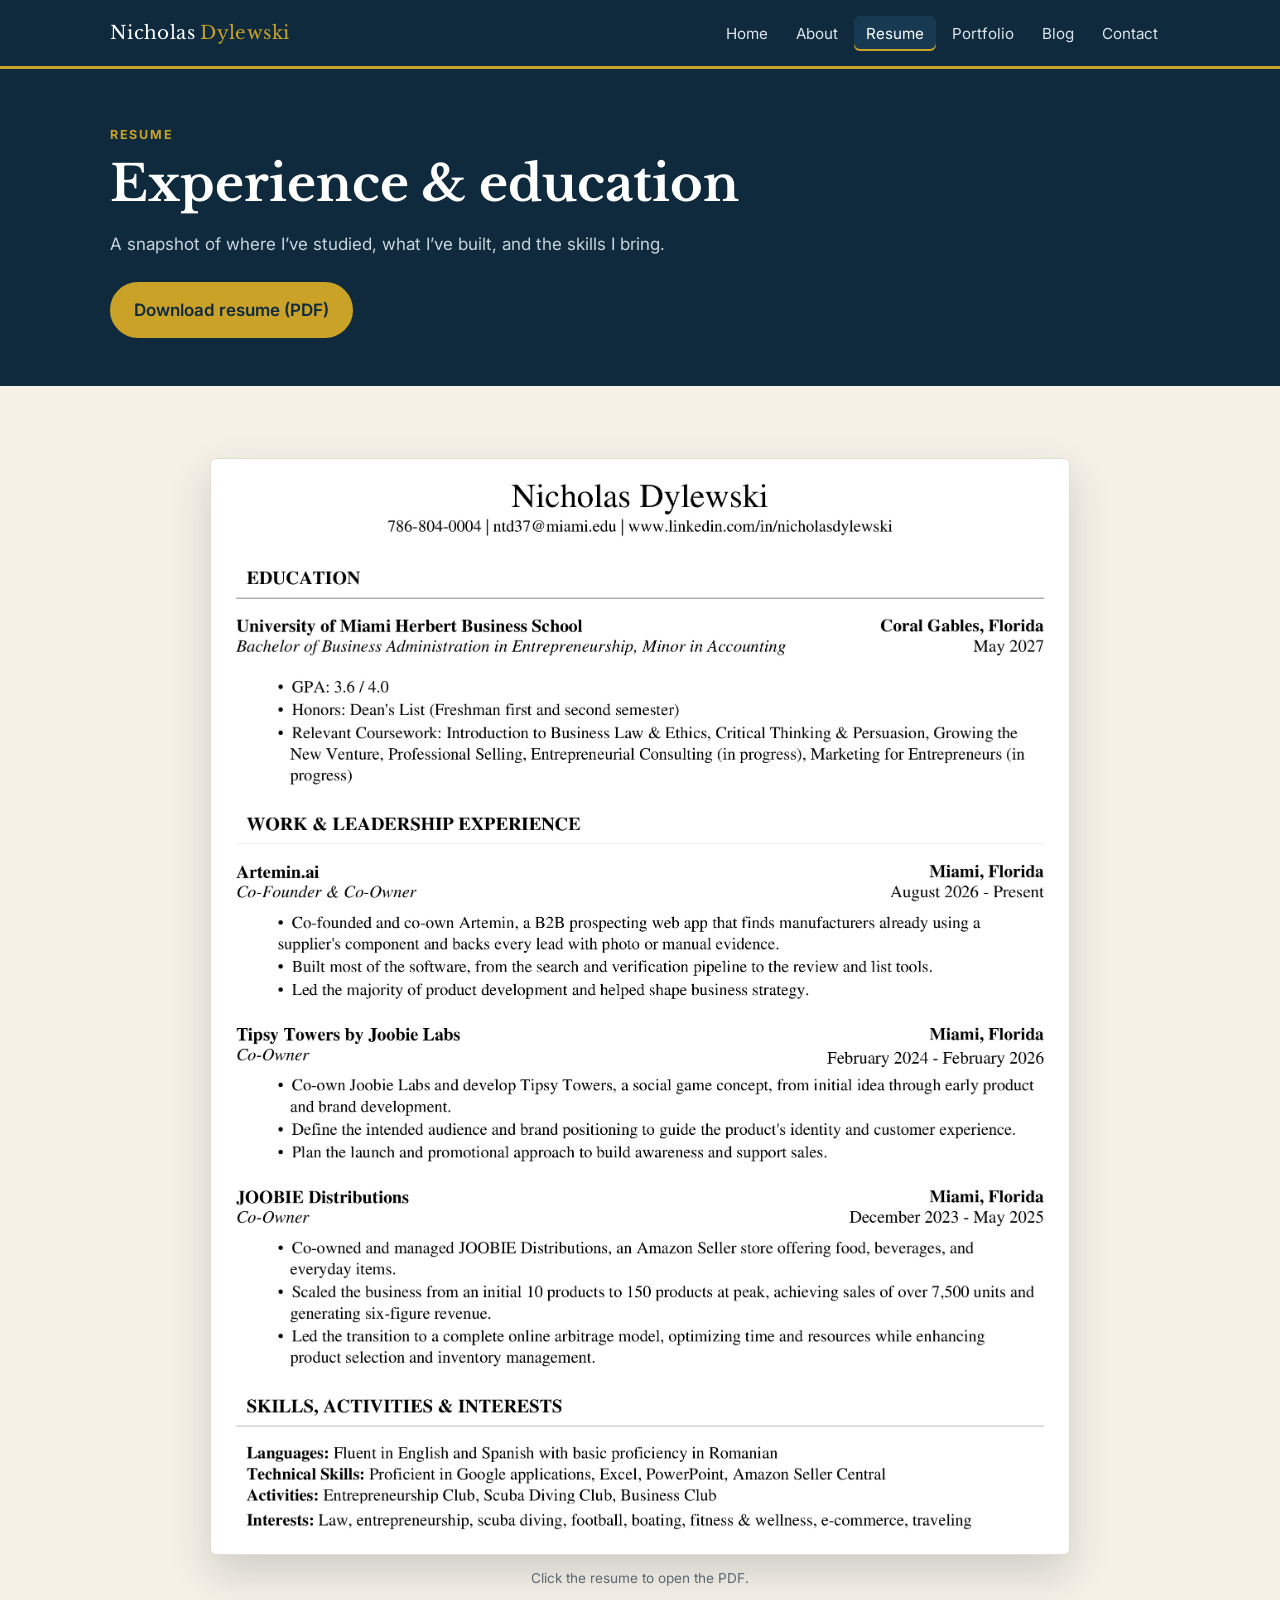
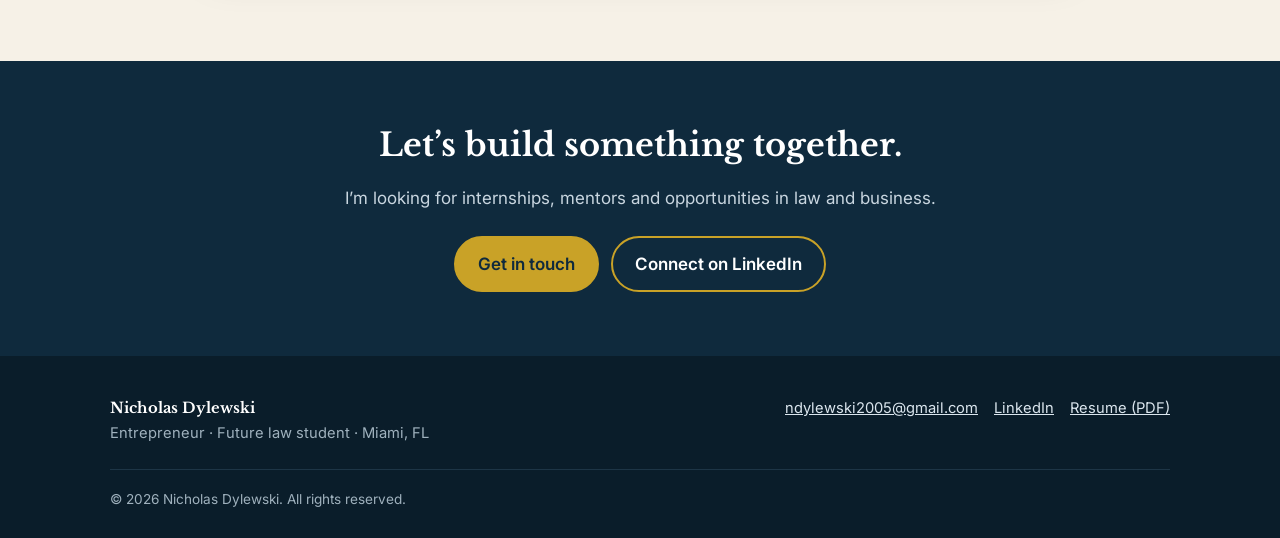
<file: resume.html>
<!doctype html>
<html lang="en">
<head>
<meta charset="utf-8">
<meta name="viewport" content="width=device-width, initial-scale=1">
<title>Resume | Nicholas Dylewski</title>
<meta name="description" content="Resume of Nicholas Dylewski: education, entrepreneurial experience, skills and activities.">
<meta name="author" content="Nicholas Dylewski">
<link rel="preconnect" href="https://fonts.googleapis.com">
<link rel="preconnect" href="https://fonts.gstatic.com" crossorigin>
<link href="https://fonts.googleapis.com/css2?family=Inter:wght@400;600;700&family=Libre+Baskerville:ital,wght@0,400;0,700;1,400&display=swap" rel="stylesheet">
<link rel="stylesheet" href="css/style.css?v=8">
</head>
<body>
<header class="site-header">
  <div class="container nav-wrap">
    <a class="brand" href="index.html">Nicholas <span>Dylewski</span></a>
    <button class="nav-toggle" aria-label="Open menu" aria-expanded="false">&#9776; Menu</button>
    <ul class="nav-links">
<li><a href="index.html">Home</a></li>
<li><a href="about.html">About</a></li>
<li><a href="resume.html" aria-current="page">Resume</a></li>
<li><a href="portfolio.html">Portfolio</a></li>
<li><a href="blog.html">Blog</a></li>
<li><a href="contact.html">Contact</a></li>
    </ul>
  </div>
</header>
<main>

<section class="page-hero">
  <div class="container">
    <span class="eyebrow">Resume</span>
    <h1>Experience &amp; education</h1>
    <p>A snapshot of where I&rsquo;ve studied, what I&rsquo;ve built, and the skills I bring.</p>
    <div class="btn-row"><a class="btn btn-primary" href="files/Nicholas-Dylewski-Resume.pdf" target="_blank">Download resume (PDF)</a></div>
  </div>
</section>

<section class="section">
  <div class="container" style="max-width:900px">
    <figure class="resume-full">
      <a href="files/Nicholas-Dylewski-Resume.pdf" target="_blank" title="Open Nicholas Dylewski resume PDF"><img src="images/nicholas-dylewski-resume.jpg?v=5" alt="Nicholas Dylewski resume" title="Nicholas Dylewski resume"></a>
      <figcaption>Click the resume to open the PDF.</figcaption>
    </figure>
  </div>
</section>

<section class="cta-band">
  <div class="container">
    <h2>Let&rsquo;s build something together.</h2>
    <p>I&rsquo;m looking for internships, mentors and opportunities in law and business.</p>
    <div class="btn-row">
      <a class="btn btn-primary" href="contact.html">Get in touch</a>
      <a class="btn btn-ghost" href="https://www.linkedin.com/in/nicholasdylewski" target="_blank" rel="noopener">Connect on LinkedIn</a>
    </div>
  </div>
</section>

</main>
<footer class="site-footer">
  <div class="container">
    <div class="footer-grid">
      <div>
        <strong style="color:#fff;font-family:var(--serif)">Nicholas Dylewski</strong><br>
        Entrepreneur &middot; Future law student &middot; Miami, FL
      </div>
      <ul class="footer-links">
        <li><a href="mailto:ndylewski2005@gmail.com">ndylewski2005@gmail.com</a></li>
        <li><a href="https://www.linkedin.com/in/nicholasdylewski" target="_blank" rel="noopener">LinkedIn</a></li>
        <li><a href="files/Nicholas-Dylewski-Resume.pdf" target="_blank">Resume (PDF)</a></li>
      </ul>
    </div>
    <div class="copyright">&copy; <span id="year">2026</span> Nicholas Dylewski. All rights reserved.</div>
  </div>
</footer>
<script src="js/main.js?v=6" defer></script>
</body>
</html>
</file>
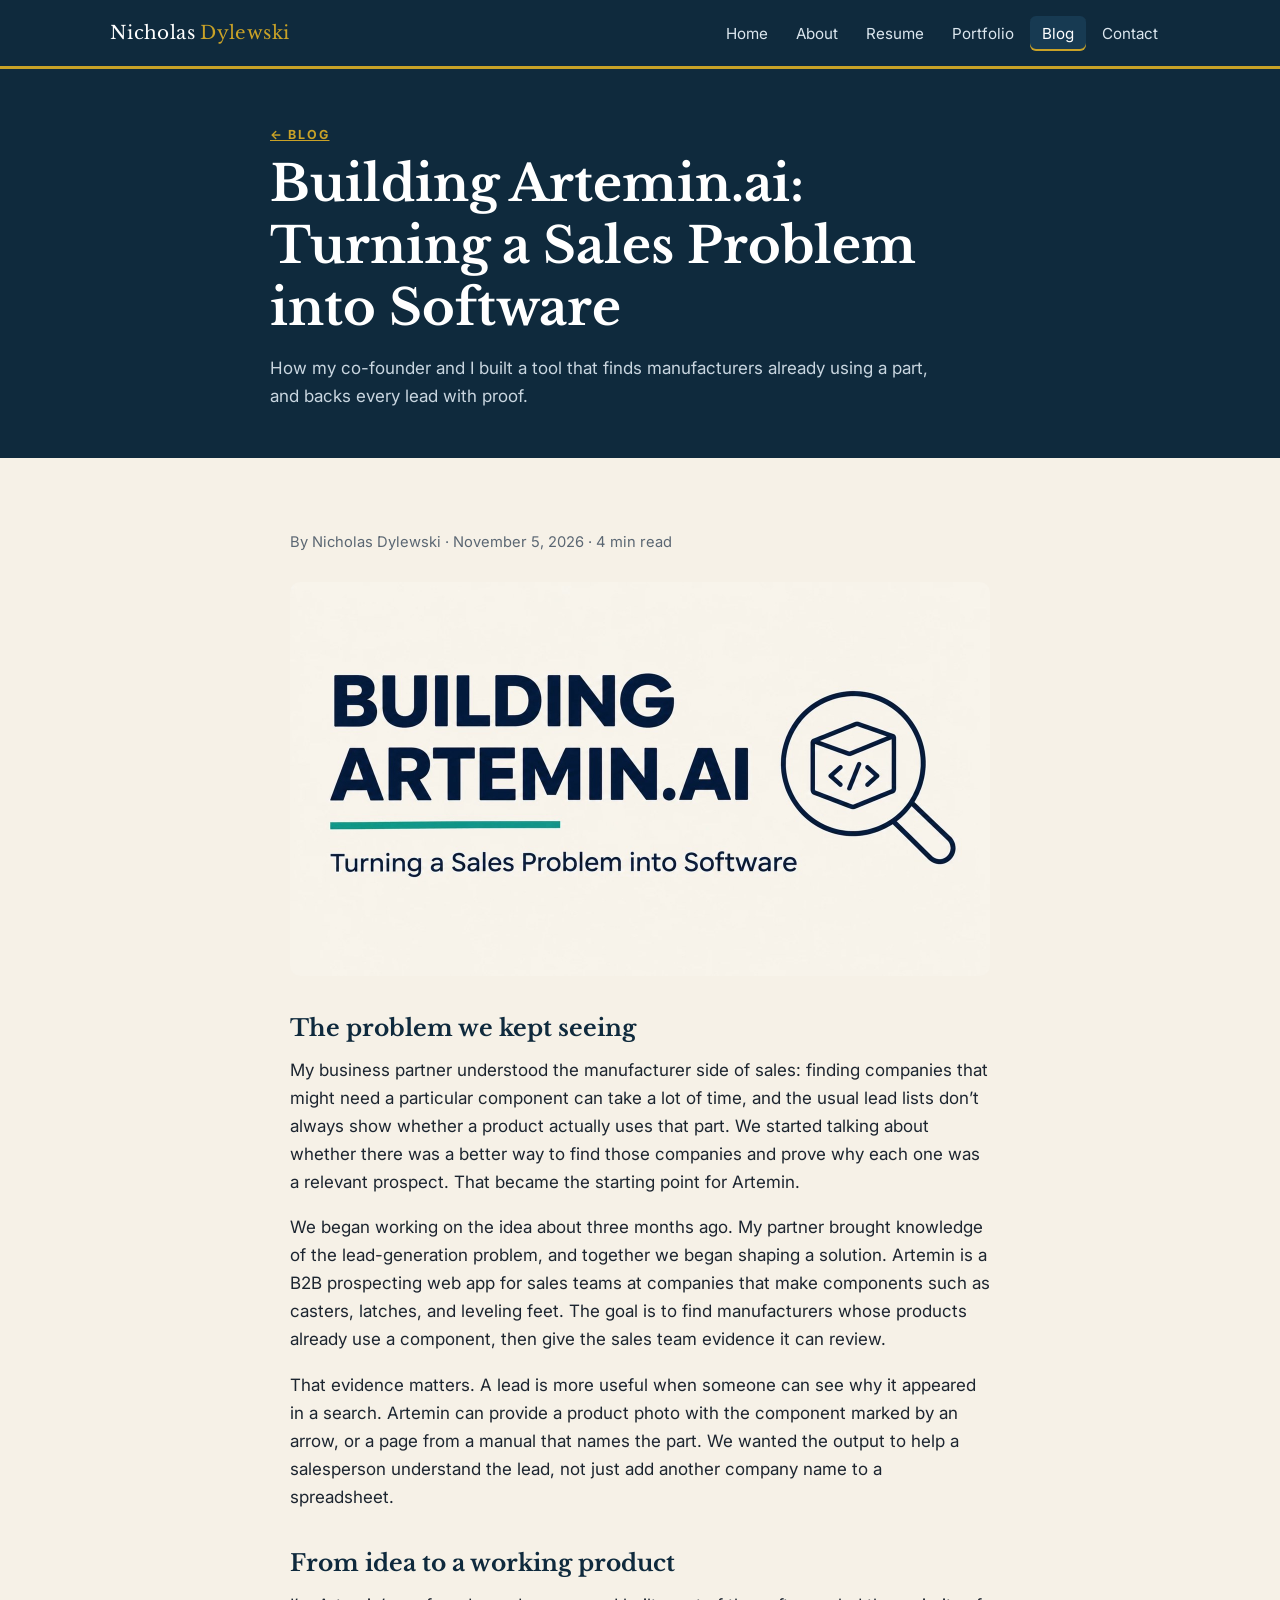
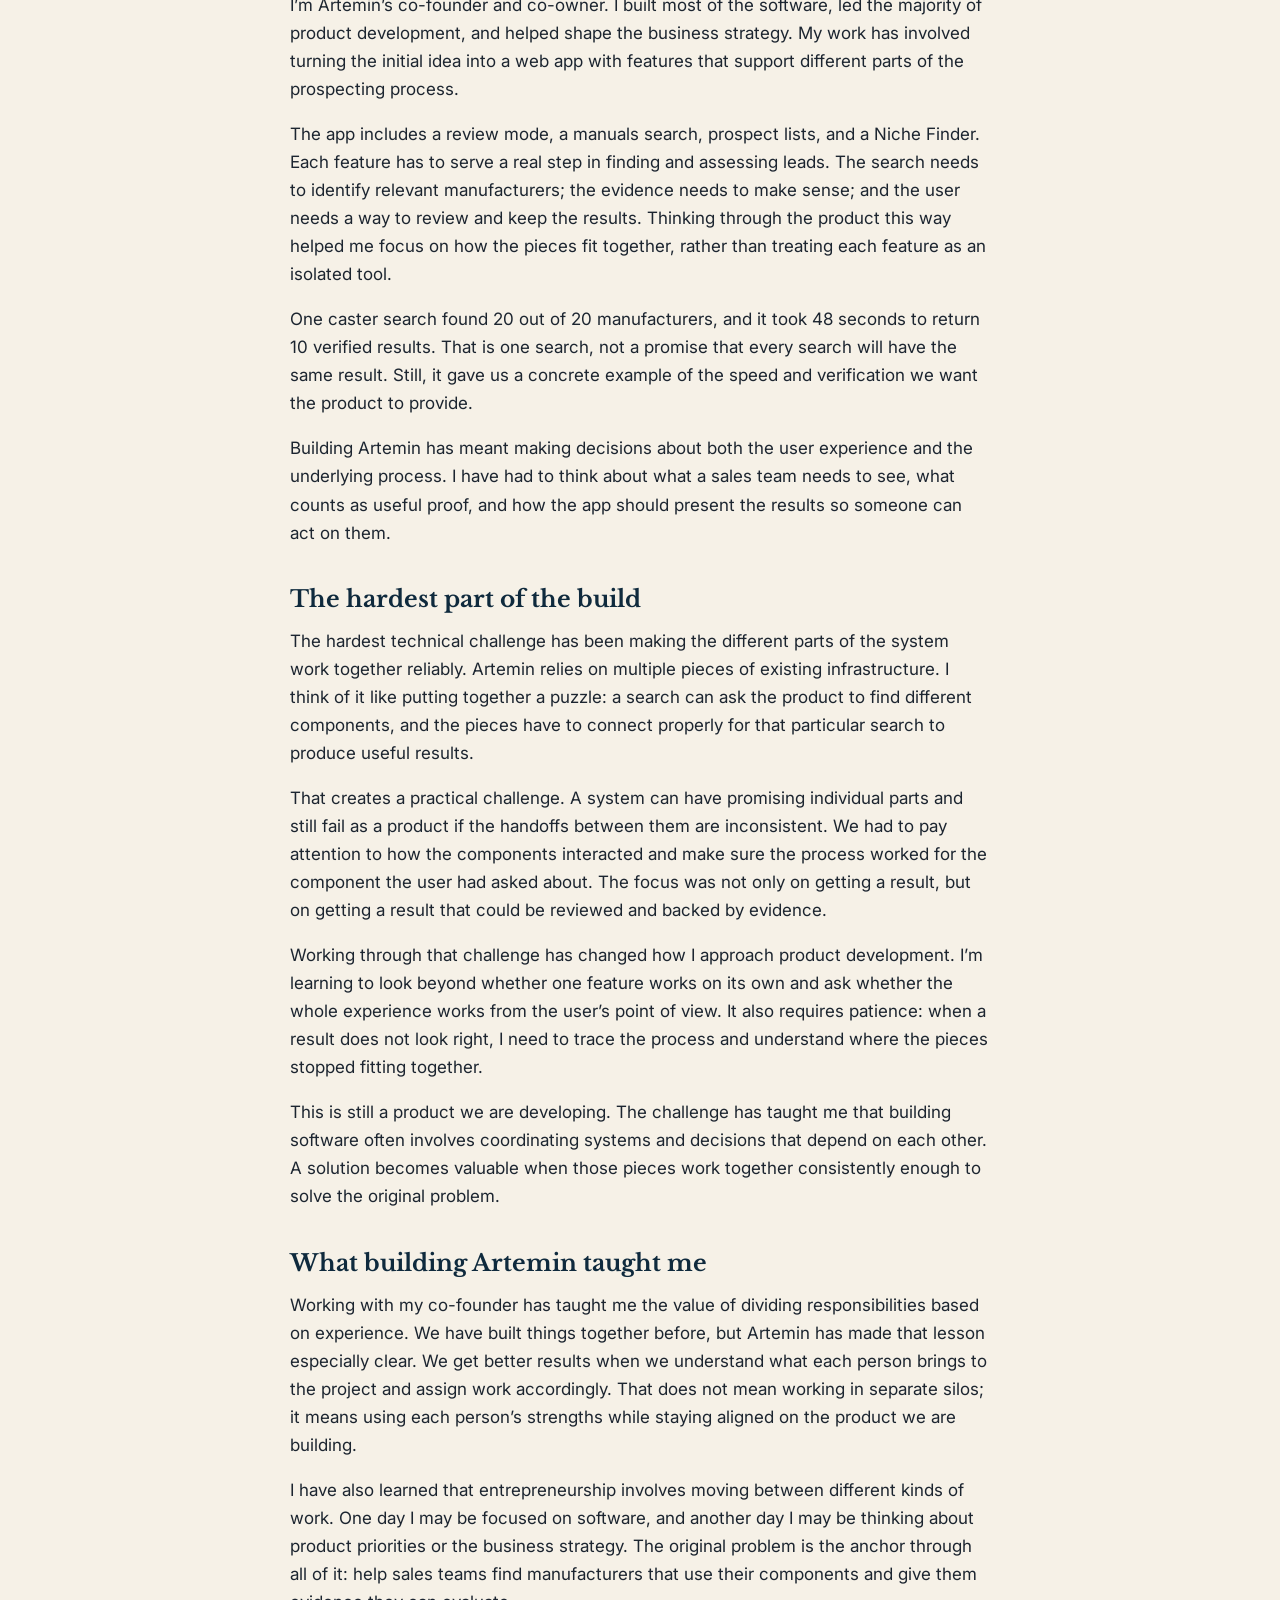
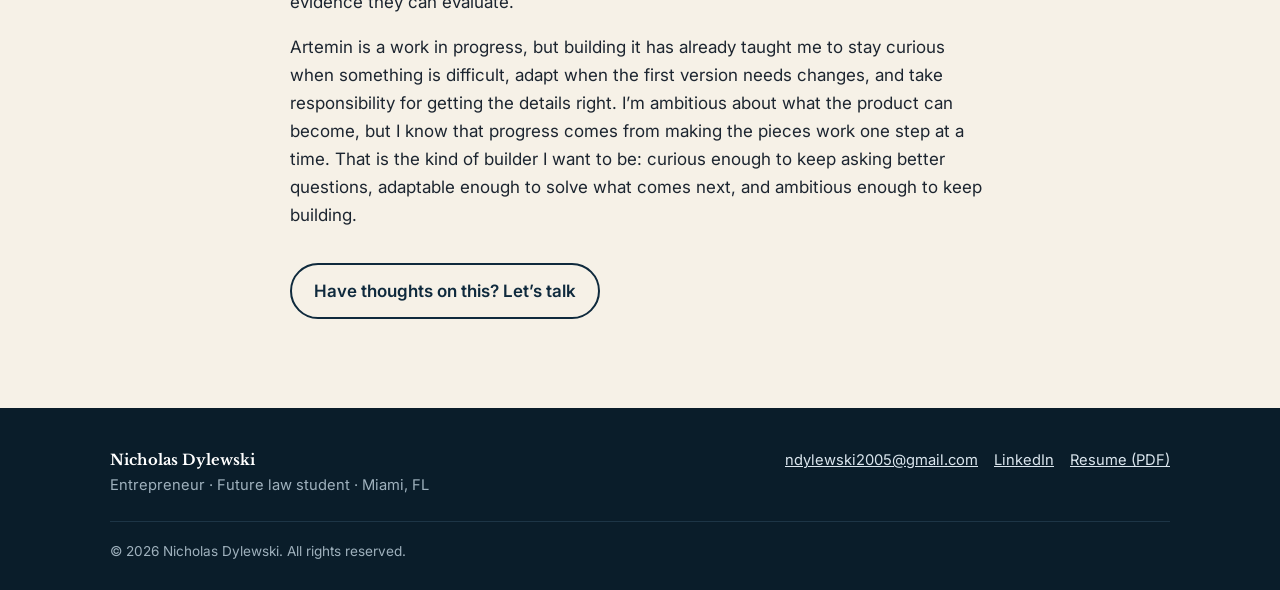
<file: blog/building-artemin.html>
<!doctype html>
<html lang="en">
<head>
<meta charset="utf-8">
<meta name="viewport" content="width=device-width, initial-scale=1">
<title>Building Artemin.ai: Turning a Sales Problem into Software | Nicholas Dylewski Blog</title>
<meta name="description" content="How my co-founder and I built a tool that finds manufacturers already using a part, and backs every lead with proof.">
<meta name="author" content="Nicholas Dylewski">
<link rel="preconnect" href="https://fonts.googleapis.com">
<link rel="preconnect" href="https://fonts.gstatic.com" crossorigin>
<link href="https://fonts.googleapis.com/css2?family=Inter:wght@400;600;700&family=Libre+Baskerville:ital,wght@0,400;0,700;1,400&display=swap" rel="stylesheet">
<link rel="stylesheet" href="../css/style.css?v=8">
</head>
<body>
<header class="site-header">
  <div class="container nav-wrap">
    <a class="brand" href="../index.html">Nicholas <span>Dylewski</span></a>
    <button class="nav-toggle" aria-label="Open menu" aria-expanded="false">&#9776; Menu</button>
    <ul class="nav-links">
<li><a href="../index.html">Home</a></li>
<li><a href="../about.html">About</a></li>
<li><a href="../resume.html">Resume</a></li>
<li><a href="../portfolio.html">Portfolio</a></li>
<li><a href="../blog.html" aria-current="page">Blog</a></li>
<li><a href="../contact.html">Contact</a></li>
    </ul>
  </div>
</header>
<main>

<section class="page-hero">
  <div class="container" style="max-width:780px">
    <span class="eyebrow"><a href="../blog.html" style="color:inherit">&larr; Blog</a></span>
    <h1>Building Artemin.ai: Turning a Sales Problem into Software</h1>
    <p>How my co-founder and I built a tool that finds manufacturers already using a part, and backs every lead with proof.</p>
  </div>
</section>
<section class="section">
  <article class="article container">
    <p class="date" style="color:var(--muted);font-size:.92rem">By Nicholas Dylewski &middot; November 5, 2026 &middot; 4 min read</p>
    <figure><div class="photo cover" data-file="blog-building-artemin-cover.jpg"><img src="../images/blog-building-artemin-cover.jpg" alt="Building Artemin.ai: Turning a Sales Problem into Software blog cover" title="Building Artemin.ai: Turning a Sales Problem into Software blog cover"></div></figure>
    <h2>The problem we kept seeing</h2>
    <p>My business partner understood the manufacturer side of sales: finding companies that might need a particular component can take a lot of time, and the usual lead lists don’t always show whether a product actually uses that part. We started talking about whether there was a better way to find those companies and prove why each one was a relevant prospect. That became the starting point for Artemin.</p>
    <p>We began working on the idea about three months ago. My partner brought knowledge of the lead-generation problem, and together we began shaping a solution. Artemin is a B2B prospecting web app for sales teams at companies that make components such as casters, latches, and leveling feet. The goal is to find manufacturers whose products already use a component, then give the sales team evidence it can review.</p>
    <p>That evidence matters. A lead is more useful when someone can see why it appeared in a search. Artemin can provide a product photo with the component marked by an arrow, or a page from a manual that names the part. We wanted the output to help a salesperson understand the lead, not just add another company name to a spreadsheet.</p>
    <h2>From idea to a working product</h2>
    <p>I’m Artemin’s co-founder and co-owner. I built most of the software, led the majority of product development, and helped shape the business strategy. My work has involved turning the initial idea into a web app with features that support different parts of the prospecting process.</p>
    <p>The app includes a review mode, a manuals search, prospect lists, and a Niche Finder. Each feature has to serve a real step in finding and assessing leads. The search needs to identify relevant manufacturers; the evidence needs to make sense; and the user needs a way to review and keep the results. Thinking through the product this way helped me focus on how the pieces fit together, rather than treating each feature as an isolated tool.</p>
    <p>One caster search found 20 out of 20 manufacturers, and it took 48 seconds to return 10 verified results. That is one search, not a promise that every search will have the same result. Still, it gave us a concrete example of the speed and verification we want the product to provide.</p>
    <p>Building Artemin has meant making decisions about both the user experience and the underlying process. I have had to think about what a sales team needs to see, what counts as useful proof, and how the app should present the results so someone can act on them.</p>
    <h2>The hardest part of the build</h2>
    <p>The hardest technical challenge has been making the different parts of the system work together reliably. Artemin relies on multiple pieces of existing infrastructure. I think of it like putting together a puzzle: a search can ask the product to find different components, and the pieces have to connect properly for that particular search to produce useful results.</p>
    <p>That creates a practical challenge. A system can have promising individual parts and still fail as a product if the handoffs between them are inconsistent. We had to pay attention to how the components interacted and make sure the process worked for the component the user had asked about. The focus was not only on getting a result, but on getting a result that could be reviewed and backed by evidence.</p>
    <p>Working through that challenge has changed how I approach product development. I’m learning to look beyond whether one feature works on its own and ask whether the whole experience works from the user’s point of view. It also requires patience: when a result does not look right, I need to trace the process and understand where the pieces stopped fitting together.</p>
    <p>This is still a product we are developing. The challenge has taught me that building software often involves coordinating systems and decisions that depend on each other. A solution becomes valuable when those pieces work together consistently enough to solve the original problem.</p>
    <h2>What building Artemin taught me</h2>
    <p>Working with my co-founder has taught me the value of dividing responsibilities based on experience. We have built things together before, but Artemin has made that lesson especially clear. We get better results when we understand what each person brings to the project and assign work accordingly. That does not mean working in separate silos; it means using each person’s strengths while staying aligned on the product we are building.</p>
    <p>I have also learned that entrepreneurship involves moving between different kinds of work. One day I may be focused on software, and another day I may be thinking about product priorities or the business strategy. The original problem is the anchor through all of it: help sales teams find manufacturers that use their components and give them evidence they can evaluate.</p>
    <p>Artemin is a work in progress, but building it has already taught me to stay curious when something is difficult, adapt when the first version needs changes, and take responsibility for getting the details right. I’m ambitious about what the product can become, but I know that progress comes from making the pieces work one step at a time. That is the kind of builder I want to be: curious enough to keep asking better questions, adaptable enough to solve what comes next, and ambitious enough to keep building.</p>
    <p style="margin-top:2em"><a class="btn btn-dark" href="../contact.html">Have thoughts on this? Let&rsquo;s talk</a></p>
  </article>
</section>

</main>
<footer class="site-footer">
  <div class="container">
    <div class="footer-grid">
      <div>
        <strong style="color:#fff;font-family:var(--serif)">Nicholas Dylewski</strong><br>
        Entrepreneur &middot; Future law student &middot; Miami, FL
      </div>
      <ul class="footer-links">
        <li><a href="mailto:ndylewski2005@gmail.com">ndylewski2005@gmail.com</a></li>
        <li><a href="https://www.linkedin.com/in/nicholasdylewski" target="_blank" rel="noopener">LinkedIn</a></li>
        <li><a href="../files/Nicholas-Dylewski-Resume.pdf" target="_blank">Resume (PDF)</a></li>
      </ul>
    </div>
    <div class="copyright">&copy; <span id="year">2026</span> Nicholas Dylewski. All rights reserved.</div>
  </div>
</footer>
<script src="../js/main.js?v=6" defer></script>
</body>
</html>
</file>
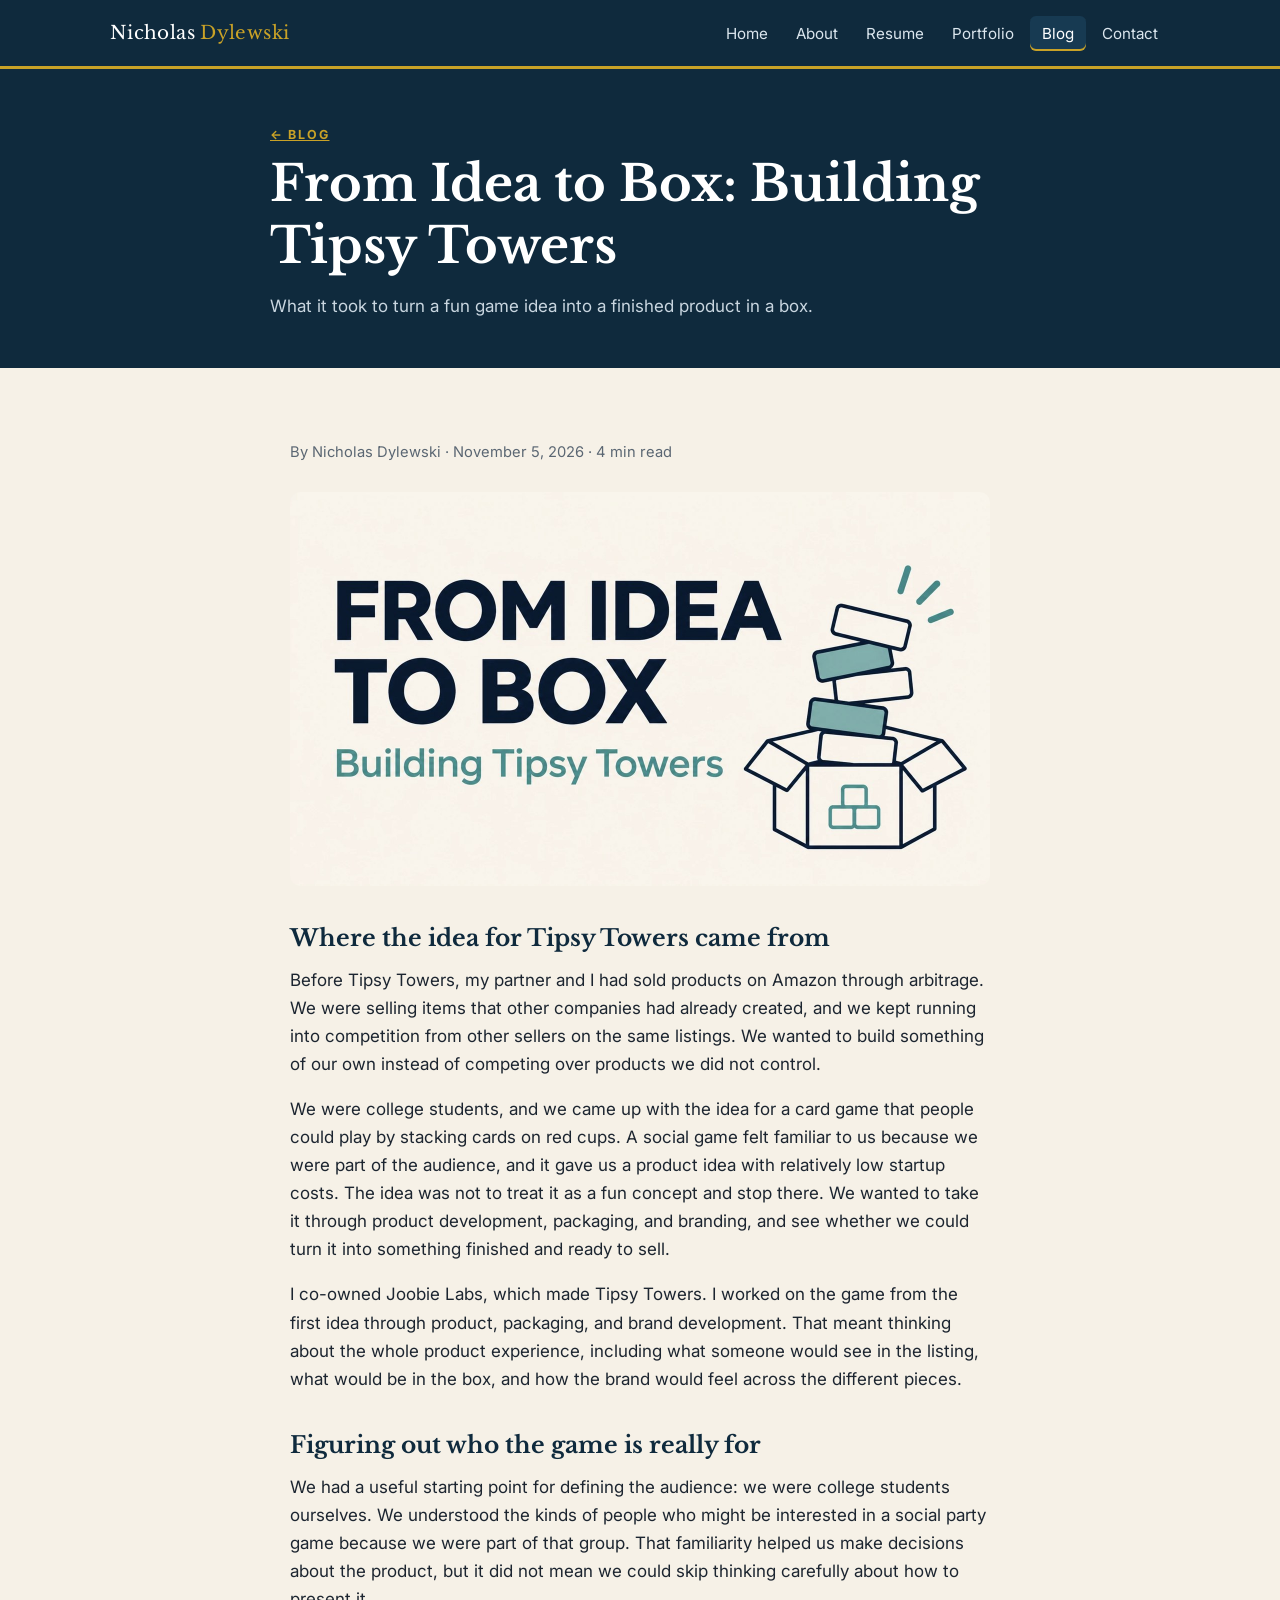
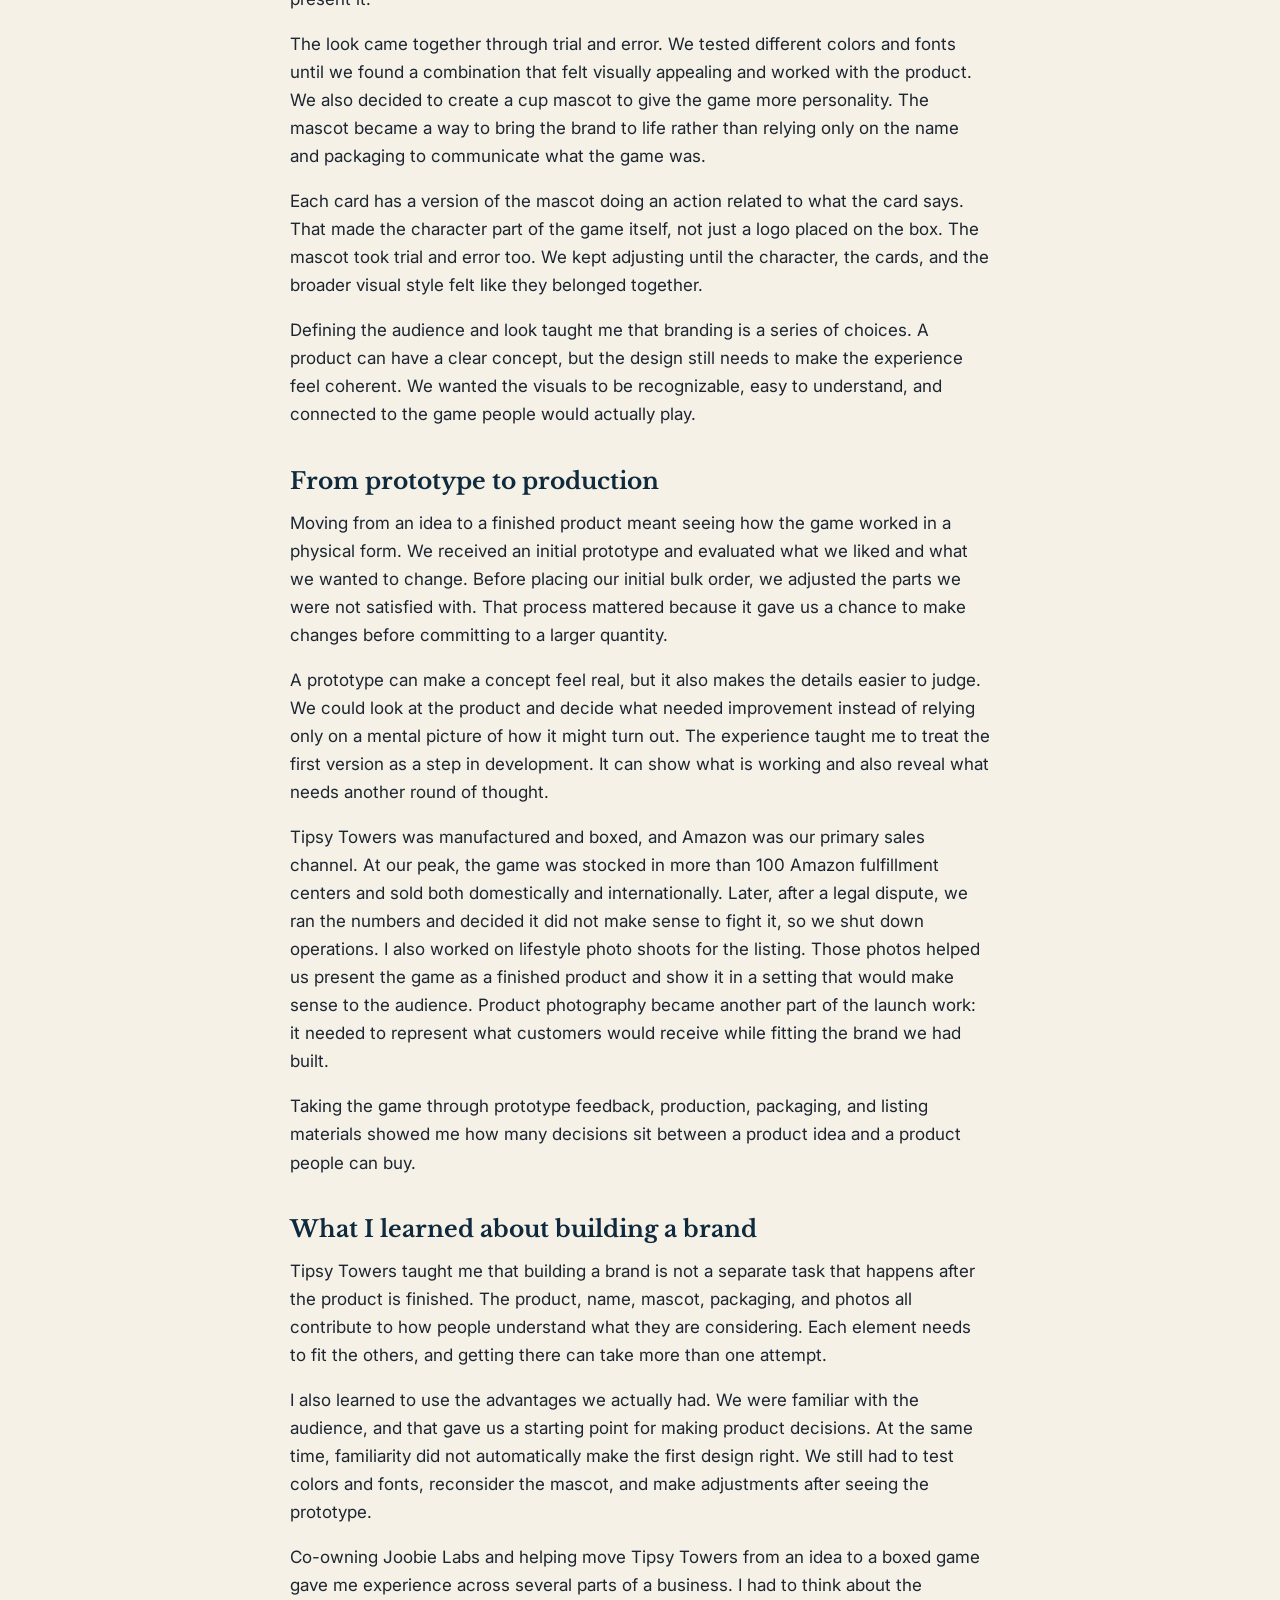
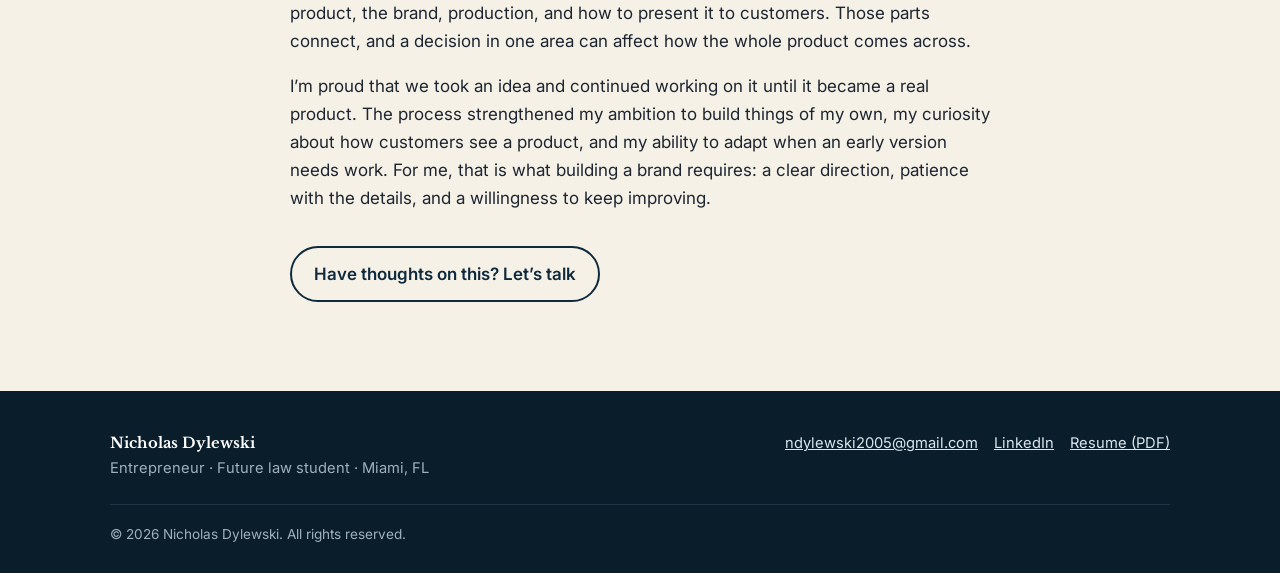
<file: blog/building-tipsy-towers.html>
<!doctype html>
<html lang="en">
<head>
<meta charset="utf-8">
<meta name="viewport" content="width=device-width, initial-scale=1">
<title>From Idea to Box: Building Tipsy Towers | Nicholas Dylewski Blog</title>
<meta name="description" content="What it took to turn a fun game idea into a finished product in a box.">
<meta name="author" content="Nicholas Dylewski">
<link rel="preconnect" href="https://fonts.googleapis.com">
<link rel="preconnect" href="https://fonts.gstatic.com" crossorigin>
<link href="https://fonts.googleapis.com/css2?family=Inter:wght@400;600;700&family=Libre+Baskerville:ital,wght@0,400;0,700;1,400&display=swap" rel="stylesheet">
<link rel="stylesheet" href="../css/style.css?v=8">
</head>
<body>
<header class="site-header">
  <div class="container nav-wrap">
    <a class="brand" href="../index.html">Nicholas <span>Dylewski</span></a>
    <button class="nav-toggle" aria-label="Open menu" aria-expanded="false">&#9776; Menu</button>
    <ul class="nav-links">
<li><a href="../index.html">Home</a></li>
<li><a href="../about.html">About</a></li>
<li><a href="../resume.html">Resume</a></li>
<li><a href="../portfolio.html">Portfolio</a></li>
<li><a href="../blog.html" aria-current="page">Blog</a></li>
<li><a href="../contact.html">Contact</a></li>
    </ul>
  </div>
</header>
<main>

<section class="page-hero">
  <div class="container" style="max-width:780px">
    <span class="eyebrow"><a href="../blog.html" style="color:inherit">&larr; Blog</a></span>
    <h1>From Idea to Box: Building Tipsy Towers</h1>
    <p>What it took to turn a fun game idea into a finished product in a box.</p>
  </div>
</section>
<section class="section">
  <article class="article container">
    <p class="date" style="color:var(--muted);font-size:.92rem">By Nicholas Dylewski &middot; November 5, 2026 &middot; 4 min read</p>
    <figure><div class="photo cover" data-file="blog-building-tipsy-towers-cover.jpg"><img src="../images/blog-building-tipsy-towers-cover.jpg" alt="From Idea to Box: Building Tipsy Towers blog cover" title="From Idea to Box: Building Tipsy Towers blog cover"></div></figure>
    <h2>Where the idea for Tipsy Towers came from</h2>
    <p>Before Tipsy Towers, my partner and I had sold products on Amazon through arbitrage. We were selling items that other companies had already created, and we kept running into competition from other sellers on the same listings. We wanted to build something of our own instead of competing over products we did not control.</p>
    <p>We were college students, and we came up with the idea for a card game that people could play by stacking cards on red cups. A social game felt familiar to us because we were part of the audience, and it gave us a product idea with relatively low startup costs. The idea was not to treat it as a fun concept and stop there. We wanted to take it through product development, packaging, and branding, and see whether we could turn it into something finished and ready to sell.</p>
    <p>I co-owned Joobie Labs, which made Tipsy Towers. I worked on the game from the first idea through product, packaging, and brand development. That meant thinking about the whole product experience, including what someone would see in the listing, what would be in the box, and how the brand would feel across the different pieces.</p>
    <h2>Figuring out who the game is really for</h2>
    <p>We had a useful starting point for defining the audience: we were college students ourselves. We understood the kinds of people who might be interested in a social party game because we were part of that group. That familiarity helped us make decisions about the product, but it did not mean we could skip thinking carefully about how to present it.</p>
    <p>The look came together through trial and error. We tested different colors and fonts until we found a combination that felt visually appealing and worked with the product. We also decided to create a cup mascot to give the game more personality. The mascot became a way to bring the brand to life rather than relying only on the name and packaging to communicate what the game was.</p>
    <p>Each card has a version of the mascot doing an action related to what the card says. That made the character part of the game itself, not just a logo placed on the box. The mascot took trial and error too. We kept adjusting until the character, the cards, and the broader visual style felt like they belonged together.</p>
    <p>Defining the audience and look taught me that branding is a series of choices. A product can have a clear concept, but the design still needs to make the experience feel coherent. We wanted the visuals to be recognizable, easy to understand, and connected to the game people would actually play.</p>
    <h2>From prototype to production</h2>
    <p>Moving from an idea to a finished product meant seeing how the game worked in a physical form. We received an initial prototype and evaluated what we liked and what we wanted to change. Before placing our initial bulk order, we adjusted the parts we were not satisfied with. That process mattered because it gave us a chance to make changes before committing to a larger quantity.</p>
    <p>A prototype can make a concept feel real, but it also makes the details easier to judge. We could look at the product and decide what needed improvement instead of relying only on a mental picture of how it might turn out. The experience taught me to treat the first version as a step in development. It can show what is working and also reveal what needs another round of thought.</p>
    <p>Tipsy Towers was manufactured and boxed, and Amazon was our primary sales channel. At our peak, the game was stocked in more than 100 Amazon fulfillment centers and sold both domestically and internationally. Later, after a legal dispute, we ran the numbers and decided it did not make sense to fight it, so we shut down operations. I also worked on lifestyle photo shoots for the listing. Those photos helped us present the game as a finished product and show it in a setting that would make sense to the audience. Product photography became another part of the launch work: it needed to represent what customers would receive while fitting the brand we had built.</p>
    <p>Taking the game through prototype feedback, production, packaging, and listing materials showed me how many decisions sit between a product idea and a product people can buy.</p>
    <h2>What I learned about building a brand</h2>
    <p>Tipsy Towers taught me that building a brand is not a separate task that happens after the product is finished. The product, name, mascot, packaging, and photos all contribute to how people understand what they are considering. Each element needs to fit the others, and getting there can take more than one attempt.</p>
    <p>I also learned to use the advantages we actually had. We were familiar with the audience, and that gave us a starting point for making product decisions. At the same time, familiarity did not automatically make the first design right. We still had to test colors and fonts, reconsider the mascot, and make adjustments after seeing the prototype.</p>
    <p>Co-owning Joobie Labs and helping move Tipsy Towers from an idea to a boxed game gave me experience across several parts of a business. I had to think about the product, the brand, production, and how to present it to customers. Those parts connect, and a decision in one area can affect how the whole product comes across.</p>
    <p>I’m proud that we took an idea and continued working on it until it became a real product. The process strengthened my ambition to build things of my own, my curiosity about how customers see a product, and my ability to adapt when an early version needs work. For me, that is what building a brand requires: a clear direction, patience with the details, and a willingness to keep improving.</p>
    <p style="margin-top:2em"><a class="btn btn-dark" href="../contact.html">Have thoughts on this? Let&rsquo;s talk</a></p>
  </article>
</section>

</main>
<footer class="site-footer">
  <div class="container">
    <div class="footer-grid">
      <div>
        <strong style="color:#fff;font-family:var(--serif)">Nicholas Dylewski</strong><br>
        Entrepreneur &middot; Future law student &middot; Miami, FL
      </div>
      <ul class="footer-links">
        <li><a href="mailto:ndylewski2005@gmail.com">ndylewski2005@gmail.com</a></li>
        <li><a href="https://www.linkedin.com/in/nicholasdylewski" target="_blank" rel="noopener">LinkedIn</a></li>
        <li><a href="../files/Nicholas-Dylewski-Resume.pdf" target="_blank">Resume (PDF)</a></li>
      </ul>
    </div>
    <div class="copyright">&copy; <span id="year">2026</span> Nicholas Dylewski. All rights reserved.</div>
  </div>
</footer>
<script src="../js/main.js?v=6" defer></script>
</body>
</html>
</file>
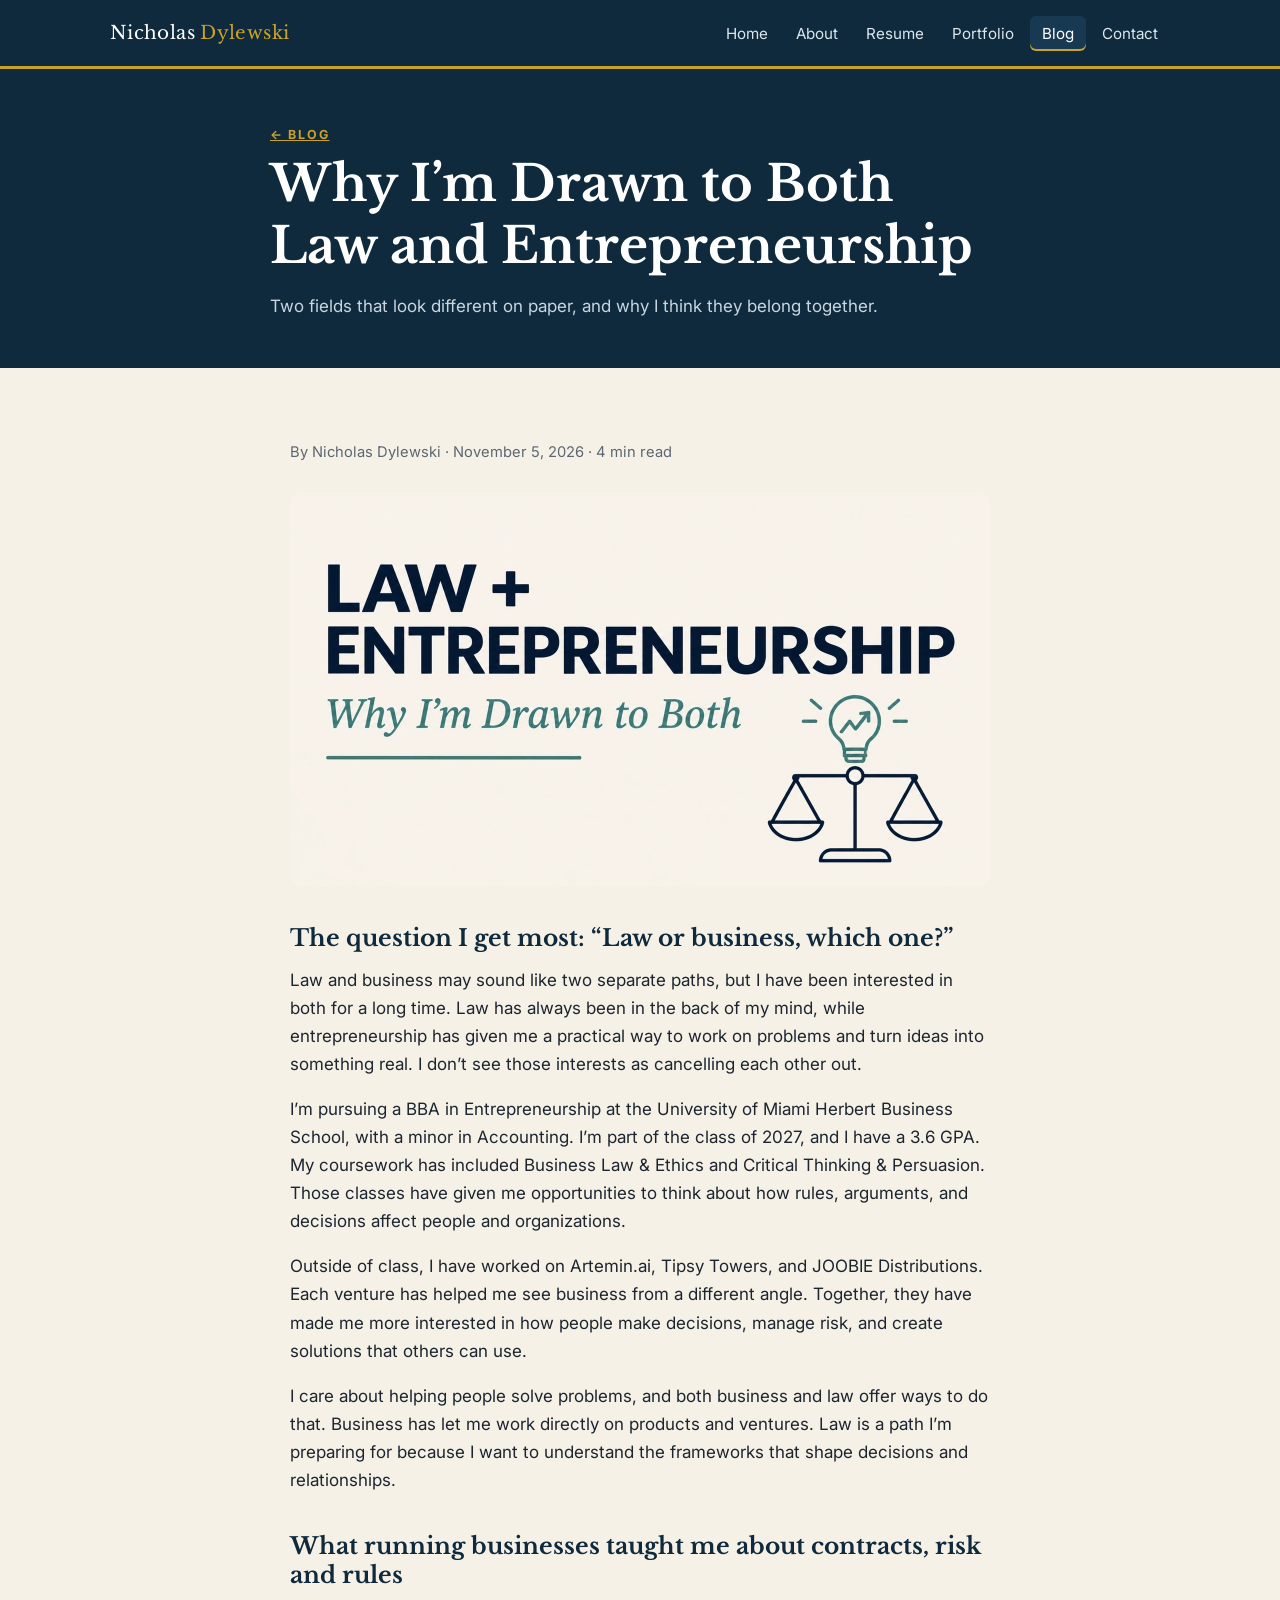
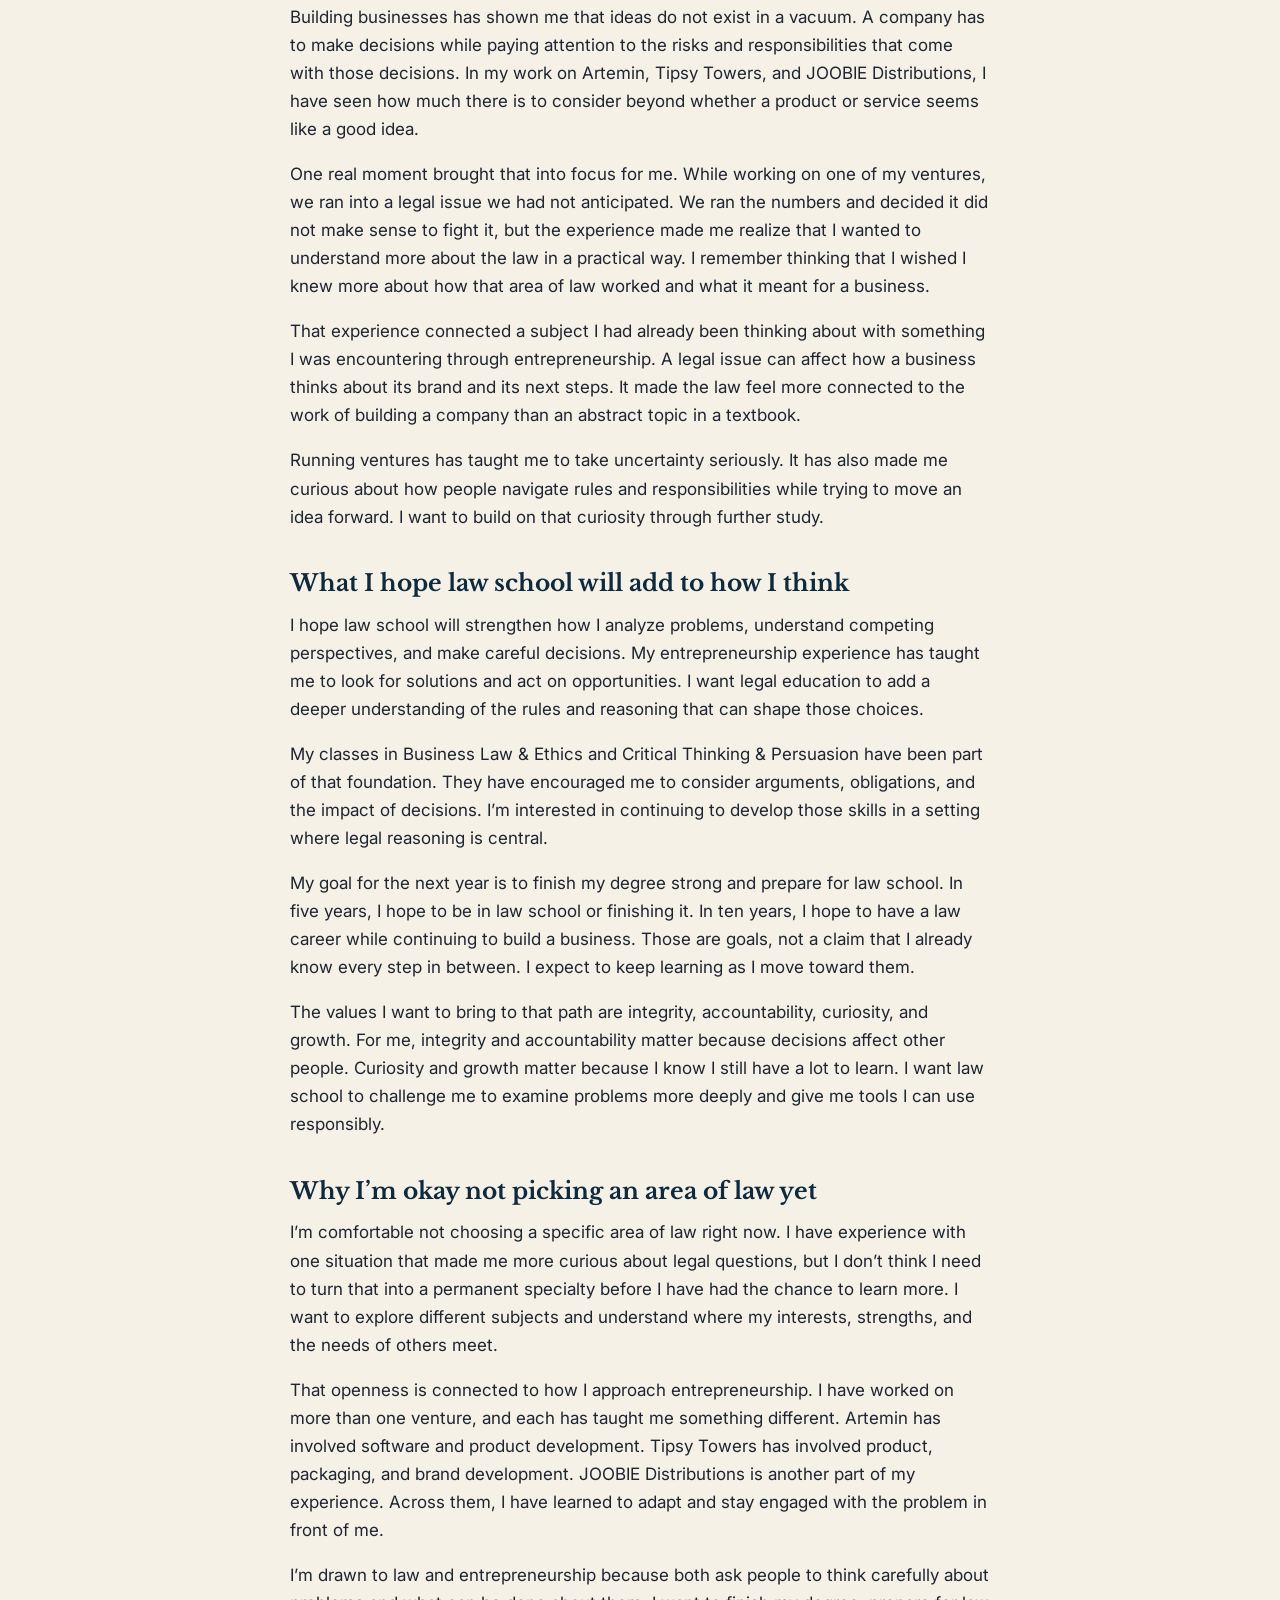
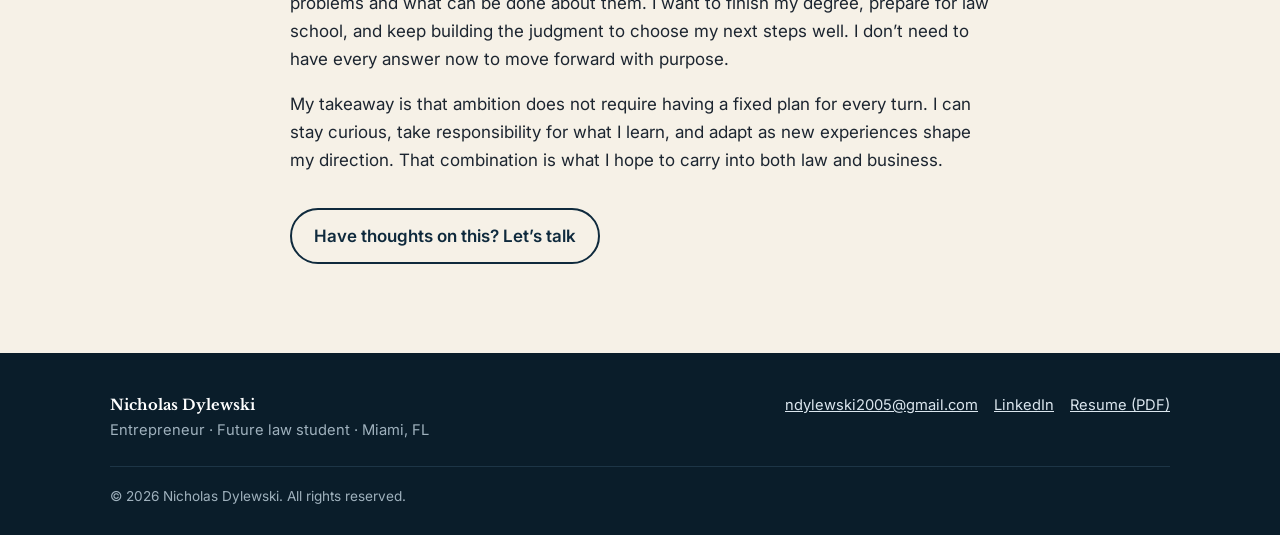
<file: blog/law-and-entrepreneurship.html>
<!doctype html>
<html lang="en">
<head>
<meta charset="utf-8">
<meta name="viewport" content="width=device-width, initial-scale=1">
<title>Why I’m Drawn to Both Law and Entrepreneurship | Nicholas Dylewski Blog</title>
<meta name="description" content="Two fields that look different on paper, and why I think they belong together.">
<meta name="author" content="Nicholas Dylewski">
<link rel="preconnect" href="https://fonts.googleapis.com">
<link rel="preconnect" href="https://fonts.gstatic.com" crossorigin>
<link href="https://fonts.googleapis.com/css2?family=Inter:wght@400;600;700&family=Libre+Baskerville:ital,wght@0,400;0,700;1,400&display=swap" rel="stylesheet">
<link rel="stylesheet" href="../css/style.css?v=8">
</head>
<body>
<header class="site-header">
  <div class="container nav-wrap">
    <a class="brand" href="../index.html">Nicholas <span>Dylewski</span></a>
    <button class="nav-toggle" aria-label="Open menu" aria-expanded="false">&#9776; Menu</button>
    <ul class="nav-links">
<li><a href="../index.html">Home</a></li>
<li><a href="../about.html">About</a></li>
<li><a href="../resume.html">Resume</a></li>
<li><a href="../portfolio.html">Portfolio</a></li>
<li><a href="../blog.html" aria-current="page">Blog</a></li>
<li><a href="../contact.html">Contact</a></li>
    </ul>
  </div>
</header>
<main>

<section class="page-hero">
  <div class="container" style="max-width:780px">
    <span class="eyebrow"><a href="../blog.html" style="color:inherit">&larr; Blog</a></span>
    <h1>Why I&rsquo;m Drawn to Both Law and Entrepreneurship</h1>
    <p>Two fields that look different on paper, and why I think they belong together.</p>
  </div>
</section>
<section class="section">
  <article class="article container">
    <p class="date" style="color:var(--muted);font-size:.92rem">By Nicholas Dylewski &middot; November 5, 2026 &middot; 4 min read</p>
    <figure><div class="photo cover" data-file="blog-law-and-entrepreneurship-cover.jpg"><img src="../images/blog-law-and-entrepreneurship-cover.jpg" alt="Law and Entrepreneurship: Why I&rsquo;m Drawn to Both blog cover" title="Law and Entrepreneurship: Why I&rsquo;m Drawn to Both blog cover"></div></figure>
    <h2>The question I get most: “Law or business, which one?”</h2>
    <p>Law and business may sound like two separate paths, but I have been interested in both for a long time. Law has always been in the back of my mind, while entrepreneurship has given me a practical way to work on problems and turn ideas into something real. I don’t see those interests as cancelling each other out.</p>
    <p>I’m pursuing a BBA in Entrepreneurship at the University of Miami Herbert Business School, with a minor in Accounting. I’m part of the class of 2027, and I have a 3.6 GPA. My coursework has included Business Law &amp; Ethics and Critical Thinking &amp; Persuasion. Those classes have given me opportunities to think about how rules, arguments, and decisions affect people and organizations.</p>
    <p>Outside of class, I have worked on Artemin.ai, Tipsy Towers, and JOOBIE Distributions. Each venture has helped me see business from a different angle. Together, they have made me more interested in how people make decisions, manage risk, and create solutions that others can use.</p>
    <p>I care about helping people solve problems, and both business and law offer ways to do that. Business has let me work directly on products and ventures. Law is a path I’m preparing for because I want to understand the frameworks that shape decisions and relationships.</p>
    <h2>What running businesses taught me about contracts, risk and rules</h2>
    <p>Building businesses has shown me that ideas do not exist in a vacuum. A company has to make decisions while paying attention to the risks and responsibilities that come with those decisions. In my work on Artemin, Tipsy Towers, and JOOBIE Distributions, I have seen how much there is to consider beyond whether a product or service seems like a good idea.</p>
    <p>One real moment brought that into focus for me. While working on one of my ventures, we ran into a legal issue we had not anticipated. We ran the numbers and decided it did not make sense to fight it, but the experience made me realize that I wanted to understand more about the law in a practical way. I remember thinking that I wished I knew more about how that area of law worked and what it meant for a business.</p>
    <p>That experience connected a subject I had already been thinking about with something I was encountering through entrepreneurship. A legal issue can affect how a business thinks about its brand and its next steps. It made the law feel more connected to the work of building a company than an abstract topic in a textbook.</p>
    <p>Running ventures has taught me to take uncertainty seriously. It has also made me curious about how people navigate rules and responsibilities while trying to move an idea forward. I want to build on that curiosity through further study.</p>
    <h2>What I hope law school will add to how I think</h2>
    <p>I hope law school will strengthen how I analyze problems, understand competing perspectives, and make careful decisions. My entrepreneurship experience has taught me to look for solutions and act on opportunities. I want legal education to add a deeper understanding of the rules and reasoning that can shape those choices.</p>
    <p>My classes in Business Law &amp; Ethics and Critical Thinking &amp; Persuasion have been part of that foundation. They have encouraged me to consider arguments, obligations, and the impact of decisions. I’m interested in continuing to develop those skills in a setting where legal reasoning is central.</p>
    <p>My goal for the next year is to finish my degree strong and prepare for law school. In five years, I hope to be in law school or finishing it. In ten years, I hope to have a law career while continuing to build a business. Those are goals, not a claim that I already know every step in between. I expect to keep learning as I move toward them.</p>
    <p>The values I want to bring to that path are integrity, accountability, curiosity, and growth. For me, integrity and accountability matter because decisions affect other people. Curiosity and growth matter because I know I still have a lot to learn. I want law school to challenge me to examine problems more deeply and give me tools I can use responsibly.</p>
    <h2>Why I’m okay not picking an area of law yet</h2>
    <p>I’m comfortable not choosing a specific area of law right now. I have experience with one situation that made me more curious about legal questions, but I don’t think I need to turn that into a permanent specialty before I have had the chance to learn more. I want to explore different subjects and understand where my interests, strengths, and the needs of others meet.</p>
    <p>That openness is connected to how I approach entrepreneurship. I have worked on more than one venture, and each has taught me something different. Artemin has involved software and product development. Tipsy Towers has involved product, packaging, and brand development. JOOBIE Distributions is another part of my experience. Across them, I have learned to adapt and stay engaged with the problem in front of me.</p>
    <p>I’m drawn to law and entrepreneurship because both ask people to think carefully about problems and what can be done about them. I want to finish my degree, prepare for law school, and keep building the judgment to choose my next steps well. I don’t need to have every answer now to move forward with purpose.</p>
    <p>My takeaway is that ambition does not require having a fixed plan for every turn. I can stay curious, take responsibility for what I learn, and adapt as new experiences shape my direction. That combination is what I hope to carry into both law and business.</p>
    <p style="margin-top:2em"><a class="btn btn-dark" href="../contact.html">Have thoughts on this? Let&rsquo;s talk</a></p>
  </article>
</section>

</main>
<footer class="site-footer">
  <div class="container">
    <div class="footer-grid">
      <div>
        <strong style="color:#fff;font-family:var(--serif)">Nicholas Dylewski</strong><br>
        Entrepreneur &middot; Future law student &middot; Miami, FL
      </div>
      <ul class="footer-links">
        <li><a href="mailto:ndylewski2005@gmail.com">ndylewski2005@gmail.com</a></li>
        <li><a href="https://www.linkedin.com/in/nicholasdylewski" target="_blank" rel="noopener">LinkedIn</a></li>
        <li><a href="../files/Nicholas-Dylewski-Resume.pdf" target="_blank">Resume (PDF)</a></li>
      </ul>
    </div>
    <div class="copyright">&copy; <span id="year">2026</span> Nicholas Dylewski. All rights reserved.</div>
  </div>
</footer>
<script src="../js/main.js?v=6" defer></script>
</body>
</html>
</file>
<file: css/style.css>
/* Nicholas Dylewski — personal brand site */
:root {
  --navy: #0f2a3d;
  --navy-2: #173a52;
  --teal: #1f7a8c;
  --gold: #c9a227;
  --sand: #f6f1e7;
  --paper: #ffffff;
  --ink: #1c2530;
  --muted: #5b6773;
  --line: #e3ddd0;
  --radius: 10px;
  --max: 1100px;
  --serif: "Libre Baskerville", Georgia, "Times New Roman", serif;
  --sans: "Inter", system-ui, -apple-system, "Segoe UI", Roboto, Arial, sans-serif;
}

* { box-sizing: border-box; }
html { scroll-behavior: smooth; }
body {
  margin: 0;
  font-family: var(--sans);
  font-size: 17px;
  line-height: 1.65;
  color: var(--ink);
  background: var(--sand);
}
img { max-width: 100%; display: block; }
a { color: var(--teal); }
a:hover { color: var(--navy); }
h1, h2, h3 { font-family: var(--serif); color: var(--navy); line-height: 1.25; margin: 0 0 .6em; }
h1 { font-size: clamp(2rem, 5vw, 3.1rem); }
h2 { font-size: clamp(1.5rem, 3.2vw, 2rem); }
h3 { font-size: 1.2rem; }
p { margin: 0 0 1em; }

.container { width: 100%; max-width: var(--max); margin: 0 auto; padding: 0 20px; }
.section { padding: 72px 0; }
.section.alt { background: var(--paper); }
.eyebrow {
  font-size: .78rem; letter-spacing: .14em; text-transform: uppercase;
  color: var(--teal); font-weight: 700; margin-bottom: .6em; display: block;
}
.lead { font-size: 1.15rem; color: var(--muted); max-width: 680px; }

/* ---------- Header / nav ---------- */
.site-header {
  position: sticky; top: 0; z-index: 50;
  background: var(--navy);
  border-bottom: 3px solid var(--gold);
}
.nav-wrap { display: flex; align-items: center; justify-content: space-between; height: 66px; }
.brand {
  font-family: var(--serif); color: #fff; text-decoration: none; font-size: 1.15rem; letter-spacing: .02em;
}
.brand span { color: var(--gold); }
.nav-links { display: flex; gap: 4px; list-style: none; margin: 0; padding: 0; }
.nav-links a {
  color: #dbe6ee; text-decoration: none; padding: 8px 12px; border-radius: 6px; font-size: .95rem;
}
.nav-links a:hover, .nav-links a[aria-current="page"] { color: #fff; background: var(--navy-2); }
.nav-links a[aria-current="page"] { box-shadow: inset 0 -2px 0 var(--gold); }
.nav-toggle {
  display: none; background: none; border: 1px solid #456; color: #fff;
  border-radius: 6px; padding: 6px 10px; font-size: 1rem; cursor: pointer;
}
@media (max-width: 820px) {
  .nav-toggle { display: block; }
  .nav-links {
    display: none; position: absolute; top: 69px; left: 0; right: 0;
    flex-direction: column; background: var(--navy); padding: 10px 20px 18px;
  }
  .nav-links.open { display: flex; }
}

/* ---------- Buttons ---------- */
.btn {
  display: inline-block; padding: 12px 22px; border-radius: 999px; font-weight: 600;
  text-decoration: none; border: 2px solid var(--gold); transition: .15s;
}
.btn-primary { background: var(--gold); color: var(--navy); }
.btn-primary:hover { background: #b38f1d; color: var(--navy); }
.btn-ghost { color: #fff; }
.btn-ghost:hover { background: rgba(255,255,255,.08); color: #fff; }
.btn-dark { border-color: var(--navy); color: var(--navy); }
.btn-dark:hover { background: var(--navy); color: #fff; }
.btn-row { display: flex; flex-wrap: wrap; gap: 12px; margin-top: 1.4em; }

/* ---------- Hero ---------- */
.hero { background: linear-gradient(135deg, var(--navy) 0%, var(--navy-2) 60%, #1c5468 100%); color: #e8eef3; }
.hero .container { display: grid; grid-template-columns: 1.25fr 1fr; gap: 48px; align-items: center; padding-top: 72px; padding-bottom: 72px; }
.hero h1 { color: #fff; }
.hero .lead { color: #c9d6e0; }
.hero .eyebrow { color: var(--gold); }
.tagline { font-family: var(--serif); font-style: italic; color: var(--gold); font-size: 1.2rem; }
@media (max-width: 820px) { .hero .container { grid-template-columns: 1fr; } }

.page-hero { background: var(--navy); color: #c9d6e0; padding: 56px 0 48px; }
.page-hero h1 { color: #fff; margin-bottom: .3em; }
.page-hero .eyebrow { color: var(--gold); }
.page-hero p { max-width: 680px; margin: 0; }

/* ---------- Images (with friendly placeholder until a photo is added) ---------- */
.photo {
  position: relative; border-radius: var(--radius); overflow: hidden; background: #dfe7ec;
}
.photo img { width: 100%; height: 100%; object-fit: cover; }
.photo.portrait { aspect-ratio: 4 / 5; }
.photo.wide { aspect-ratio: 16 / 10; }
.photo.square { aspect-ratio: 1 / 1; }
.photo.missing img { display: none; }
.photo.missing::after {
  content: "Add photo: images/" attr(data-file);
  position: absolute; inset: 0; display: flex; align-items: center; justify-content: center; text-align: center;
  padding: 16px; font-size: .85rem; color: var(--muted);
  border: 2px dashed #9fb1bd; border-radius: var(--radius);
  background: repeating-linear-gradient(45deg, #e8eef2, #e8eef2 12px, #e1e9ee 12px, #e1e9ee 24px);
}
.hero .photo { box-shadow: 0 20px 50px rgba(0,0,0,.35); border: 4px solid rgba(201,162,39,.6); }
figure { margin: 0; }
figcaption { font-size: .85rem; color: var(--muted); margin-top: 8px; }

/* ---------- Grids / cards ---------- */
.grid { display: grid; gap: 24px; }
.grid-2 { grid-template-columns: repeat(2, 1fr); }
.grid-3 { grid-template-columns: repeat(3, 1fr); }
.grid-4 { grid-template-columns: repeat(4, 1fr); }
@media (max-width: 900px) { .grid-3, .grid-4 { grid-template-columns: repeat(2, 1fr); } }
@media (max-width: 640px) { .grid-2, .grid-3, .grid-4 { grid-template-columns: 1fr; } }

.card {
  background: var(--paper); border: 1px solid var(--line); border-radius: var(--radius); padding: 26px;
}
.section.alt .card { background: var(--sand); }
.card h3 { margin-bottom: .4em; }
.card p:last-child { margin-bottom: 0; }

.pill-list { display: flex; flex-wrap: wrap; gap: 8px; list-style: none; padding: 0; margin: 0; }
.pill-list li {
  background: var(--paper); border: 1px solid var(--line); border-radius: 999px;
  padding: 6px 14px; font-size: .92rem;
}
.section.alt .pill-list li { background: var(--sand); }

.three-words { display: grid; grid-template-columns: repeat(3, 1fr); gap: 20px; }
.three-words .word {
  text-align: center; padding: 30px 18px; background: var(--navy); color: #c9d6e0; border-radius: var(--radius);
}
.three-words .word strong { display: block; font-family: var(--serif); font-size: 1.6rem; color: var(--gold); margin-bottom: 6px; }
@media (max-width: 640px) { .three-words { grid-template-columns: 1fr; } }

.stat-row { display: grid; grid-template-columns: repeat(3, 1fr); gap: 16px; margin: 1.2em 0; }
.stat { background: var(--sand); border-radius: 8px; padding: 16px; text-align: center; }
.stat b { display: block; font-family: var(--serif); font-size: 1.6rem; color: var(--navy); }
.stat span { font-size: .85rem; color: var(--muted); }

.split { display: grid; grid-template-columns: 1fr 1fr; gap: 48px; align-items: center; }
.split.reverse > :first-child { order: 2; }
@media (max-width: 820px) { .split { grid-template-columns: 1fr; } .split.reverse > :first-child { order: 0; } }

/* ---------- Video ---------- */
.video-frame { position: relative; aspect-ratio: 16 / 9; border-radius: var(--radius); overflow: hidden; background: var(--navy); }
.video-frame iframe { position: absolute; inset: 0; width: 100%; height: 100%; border: 0; }
.video-frame .video-placeholder {
  position: absolute; inset: 0; display: flex; flex-direction: column; align-items: center; justify-content: center;
  color: #c9d6e0; text-align: center; padding: 20px;
}
.video-frame .video-placeholder .play {
  width: 70px; height: 70px; border-radius: 50%; border: 3px solid var(--gold); margin-bottom: 14px;
  display: flex; align-items: center; justify-content: center; color: var(--gold); font-size: 1.6rem;
}

/* ---------- Resume ---------- */
.resume-block { margin-bottom: 40px; }
.resume-item { border-left: 3px solid var(--gold); padding: 4px 0 4px 20px; margin-bottom: 26px; }
.resume-item .meta { display: flex; justify-content: space-between; flex-wrap: wrap; gap: 6px; color: var(--muted); font-size: .92rem; }
.resume-item h3 { margin: 0; }
.resume-item ul { margin: .6em 0 0; padding-left: 1.2em; }

/* ---------- Blog ---------- */
.post-card { display: flex; flex-direction: column; }
.post-card .photo { margin: -26px -26px 20px; border-radius: var(--radius) var(--radius) 0 0; }
.post-card .date { font-size: .85rem; color: var(--muted); }
.post-card .more { margin-top: auto; font-weight: 600; }
.article { max-width: 740px; margin: 0 auto; }
.article h2 { margin-top: 1.6em; font-size: 1.45rem; }
.article .photo { margin: 28px 0; }
.draft-note {
  background: #fff8e1; border: 1px solid #f0d77a; border-radius: 8px; padding: 16px 20px; margin-bottom: 28px; font-size: .95rem;
}
.draft-note strong { color: #7a5c00; }

/* ---------- Contact ---------- */
form .field { margin-bottom: 16px; }
label { display: block; font-weight: 600; margin-bottom: 6px; font-size: .95rem; }
input, select, textarea {
  width: 100%; padding: 12px 14px; font: inherit; border: 1px solid #c9cfd4; border-radius: 8px; background: #fff;
}
input:focus, select:focus, textarea:focus { outline: 2px solid var(--teal); border-color: var(--teal); }
textarea { min-height: 140px; resize: vertical; }
button.btn { cursor: pointer; font: inherit; font-weight: 600; }

/* ---------- CTA band ---------- */
.cta-band { background: var(--navy); color: #c9d6e0; text-align: center; padding: 64px 0; }
.cta-band h2 { color: #fff; }
.cta-band .btn-row { justify-content: center; }

/* ---------- Footer ---------- */
.site-footer { background: #0a1d2a; color: #9fb1bd; padding: 40px 0 28px; font-size: .92rem; }
.footer-grid { display: flex; flex-wrap: wrap; justify-content: space-between; gap: 24px; }
.site-footer a { color: #dbe6ee; }
.site-footer a:hover { color: var(--gold); }
.footer-links { list-style: none; padding: 0; margin: 0; display: flex; flex-wrap: wrap; gap: 16px; }
.copyright { margin-top: 24px; padding-top: 18px; border-top: 1px solid #1d3546; font-size: .85rem; }
@media (max-width: 640px) {
  .stat-row { gap: 8px; }
  .stat { padding: 12px 6px; }
  .stat b { font-size: 1.15rem; white-space: nowrap; }
}
.photo video { width: 100%; height: 100%; object-fit: cover; display: block; }

/* ---------- Featured project ---------- */
.featured { background: var(--navy); color: #c9d6e0; }
.featured h2, .featured h3 { color: #fff; }
.featured .eyebrow { color: var(--gold); }
.featured .lead { color: #c9d6e0; }
.featured-badge {
  display: inline-block; background: var(--gold); color: var(--navy); font-weight: 700; font-size: .75rem;
  letter-spacing: .12em; text-transform: uppercase; padding: 5px 12px; border-radius: 999px; margin-bottom: 14px;
}
.featured .stat { background: var(--navy-2); }
.featured .stat b { color: var(--gold); }
.featured .stat span { color: #c9d6e0; }
.featured figcaption { color: #9fb1bd; }
.featured .photo { border: 1px solid #2a4a62; }
.tour video { width: 100%; display: block; border-radius: var(--radius); border: 1px solid #2a4a62; background: #fff; }
.feature-row { display: grid; grid-template-columns: 3fr 2fr; gap: 40px; align-items: center; margin-top: 48px; }
.feature-row.flip > :first-child { order: 2; }
.feature-row .shot { display: block; border-radius: var(--radius); overflow: hidden; border: 1px solid #2a4a62; box-shadow: 0 16px 40px rgba(0,0,0,.35); transition: transform .15s; }
.feature-row .shot:hover { transform: translateY(-3px); }
.feature-row .shot img { width: 100%; }
.feature-row .num { font-family: var(--serif); color: var(--gold); font-size: 1rem; margin-bottom: 6px; display: block; }
.zoom-hint { font-size: .82rem; color: #9fb1bd; }
@media (max-width: 820px) { .feature-row { grid-template-columns: 1fr; gap: 18px; } .feature-row.flip > :first-child { order: 0; } }
.photo.cover { aspect-ratio: 16 / 9; }
.resume-sheet { margin: 0 0 48px; }
.resume-sheet img { width: 100%; border-radius: 6px; border: 1px solid var(--line); box-shadow: 0 18px 40px rgba(15,42,61,.18); background: #fff; }
.send-options { margin-top: 20px; padding: 18px 20px; background: var(--paper); border: 1px solid var(--line); border-left: 4px solid var(--gold); border-radius: 8px; }
.send-options p { margin: 0; }
.resume-layout { display: grid; grid-template-columns: 1fr 1fr; gap: 48px; align-items: start; }
.resume-layout .resume-sheet { position: sticky; top: 90px; margin: 0; }
.resume-layout .resume-sheet figcaption { margin-top: 12px; }
@media (max-width: 900px) { .resume-layout { grid-template-columns: 1fr; } .resume-layout .resume-sheet { position: static; } }
.resume-full { margin: 0; text-align: center; }
.resume-full img { width: 100%; background: #fff; border: 1px solid var(--line); border-radius: 6px; box-shadow: 0 18px 40px rgba(15,42,61,.18); }
.resume-full figcaption { margin-top: 12px; }
.video-frame video { position: absolute; inset: 0; width: 100%; height: 100%; object-fit: cover; background: var(--navy); }
</file>
